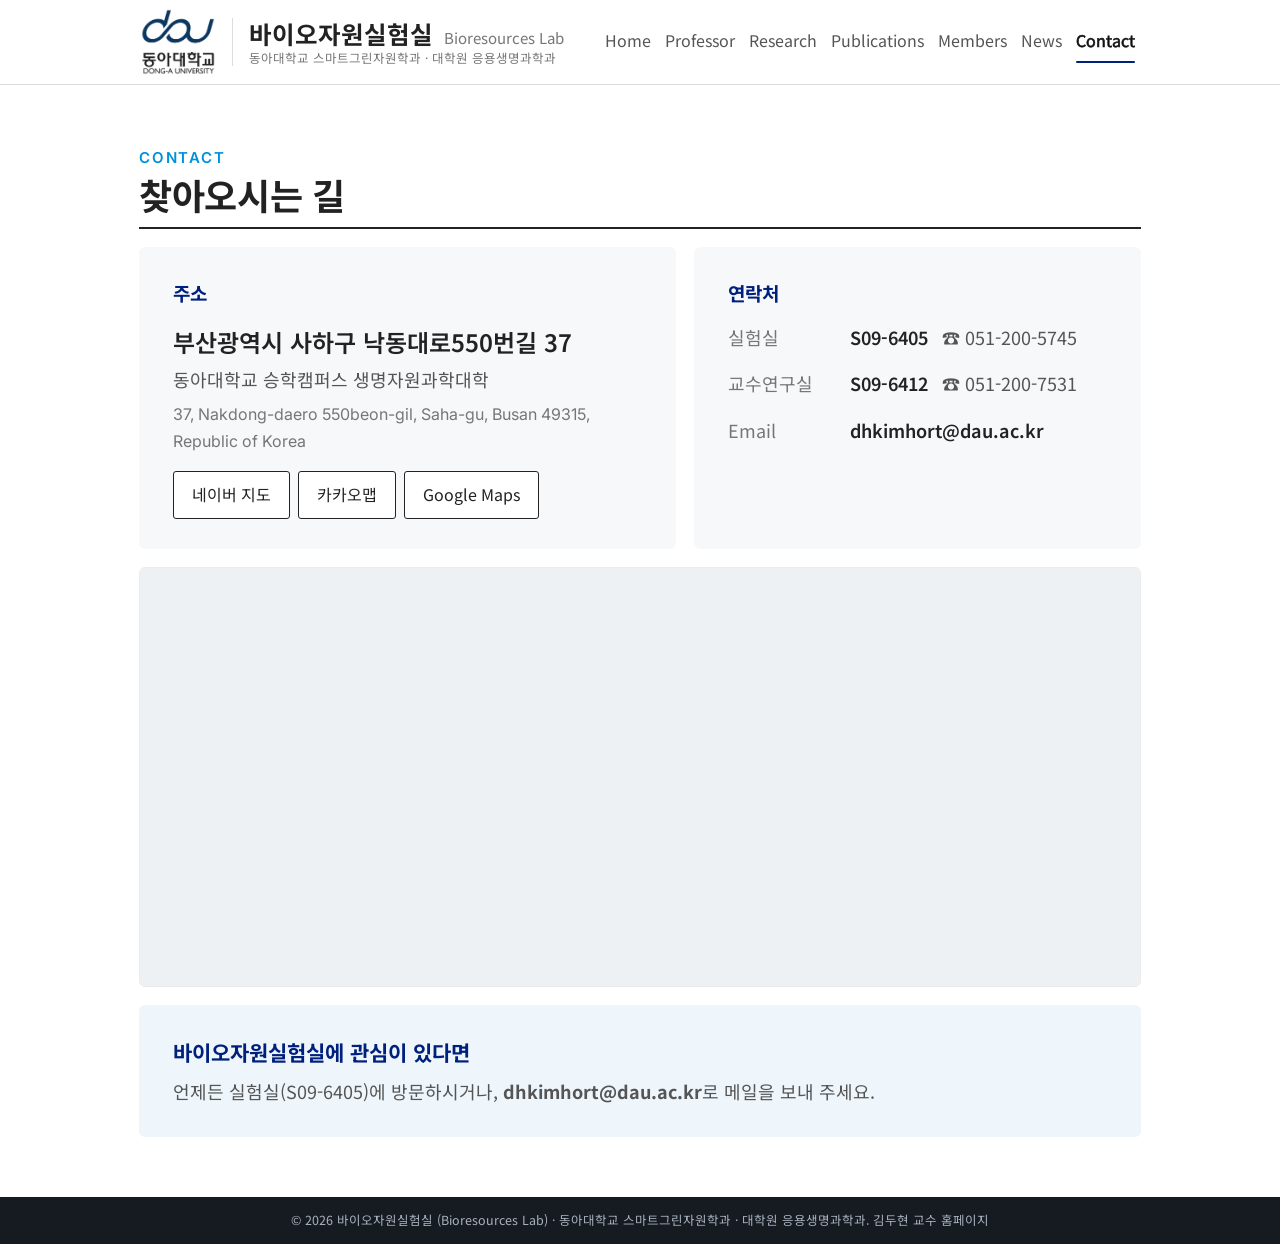
<file: contact.html>
<!DOCTYPE html>
<html lang="ko">
<head>
<meta charset="UTF-8">
<meta name="viewport" content="width=device-width, initial-scale=1">
<meta name="description" content="동아대학교 스마트그린자원학과 · 대학원 응용생명과학과 바이오자원실험실(김두현 교수). 종자 발아생리·프라이밍, 종자 가공, 유전자원 보존, 유용대사체 연구.">
<meta name="theme-color" content="#ffffff">
<meta name="apple-mobile-web-app-title" content="바이오자원실험실">
<link rel="icon" type="image/png" sizes="32x32" href="img/favicon-32.png">
<link rel="icon" type="image/png" sizes="192x192" href="img/favicon-192.png">
<link rel="apple-touch-icon" href="img/apple-touch-icon.png">
<meta property="og:type" content="website">
<meta property="og:site_name" content="바이오자원실험실">
<meta property="og:title" content="바이오자원실험실 | 동아대학교 김두현 교수 연구실">
<meta property="og:description" content="종자 발아생리·프라이밍, 종자 가공, 유전자원 보존, 유용대사체 연구 — 동아대학교 스마트그린자원학과 · 대학원 응용생명과학과">
<meta property="og:image" content="img/og.jpg">
<meta property="og:image:width" content="1200"><meta property="og:image:height" content="630">
<meta name="twitter:card" content="summary_large_image">
<title>Contact | 바이오자원실험실 | 동아대학교</title>
<link rel="preconnect" href="https://fonts.googleapis.com">
<link rel="preconnect" href="https://fonts.gstatic.com" crossorigin>
<link href="https://fonts.googleapis.com/css2?family=Noto+Sans+KR:wght@400;500;700;800&family=Inter:wght@400;600;800&display=swap" rel="stylesheet">
<link rel="stylesheet" href="css/style.css">
<script src="js/layout.js"></script>
</head>
<body>

<header class="nav">
  <div class="wrap">
    <a class="brand" href="index.html">
      <img class="logo" src="img/logo.png" alt="동아대학교">
      <span class="bt"><span>바이오자원실험실 <em class="en-name">Bioresources Lab</em></span><small>동아대학교 스마트그린자원학과 · 대학원 응용생명과학과</small></span>
    </a>
    <button class="burger" aria-label="메뉴" onclick="document.querySelector('.links').classList.toggle('open')">
      <svg width="24" height="24" viewBox="0 0 24 24" fill="none" stroke="currentColor" stroke-width="2"><path d="M4 7h16M4 12h16M4 17h16"/></svg>
    </button>
    <nav class="links">
      <a href="index.html">Home</a>
      <a href="professor.html">Professor</a>
      <a href="research.html">Research</a>
      <a href="publications.html">Publications</a>
      <a href="members.html">Members</a>
      <a href="news.html">News</a>
      <a href="contact.html" class="on">Contact</a>
    </nav>
  </div>
</header>

<main>
<!-- CONTACT -->
<section class="blk" id="contact" style="border-bottom:0">
  <div class="wrap">
    <div class="sec-head"><div><div class="kicker">Contact</div><h2>찾아오시는 길</h2></div></div>
    <div class="ct-grid">
      <div class="ct-card ct-addr">
        <h3>주소</h3>
        <p class="ct-big">부산광역시 사하구 낙동대로550번길 37</p>
        <p>동아대학교 승학캠퍼스 생명자원과학대학</p>
        <p class="ct-en">37, Nakdong-daero 550beon-gil, Saha-gu, Busan 49315, Republic of Korea</p>
        <div class="ct-maps">
          <a class="btn" href="https://map.naver.com/p/search/%EB%8F%99%EC%95%84%EB%8C%80%ED%95%99%EA%B5%90%20%EC%8A%B9%ED%95%99%EC%BA%A0%ED%8D%BC%EC%8A%A4%20%EC%83%9D%EB%AA%85%EC%9E%90%EC%9B%90%EA%B3%BC%ED%95%99%EB%8C%80%ED%95%99" target="_blank" rel="noopener">네이버 지도</a>
          <a class="btn" href="https://map.kakao.com/?q=%EB%8F%99%EC%95%84%EB%8C%80%ED%95%99%EA%B5%90%20%EC%8A%B9%ED%95%99%EC%BA%A0%ED%8D%BC%EC%8A%A4%20%EC%83%9D%EB%AA%85%EC%9E%90%EC%9B%90%EA%B3%BC%ED%95%99%EB%8C%80%ED%95%99" target="_blank" rel="noopener">카카오맵</a>
          <a class="btn" href="https://www.google.com/maps/search/?api=1&query=%EB%B6%80%EC%82%B0%EA%B4%91%EC%97%AD%EC%8B%9C%20%EC%82%AC%ED%95%98%EA%B5%AC%20%EB%82%99%EB%8F%99%EB%8C%80%EB%A1%9C550%EB%B2%88%EA%B8%B8%2037%20%EB%8F%99%EC%95%84%EB%8C%80%ED%95%99%EA%B5%90%20%EC%8A%B9%ED%95%99%EC%BA%A0%ED%8D%BC%EC%8A%A4" target="_blank" rel="noopener">Google Maps</a>
        </div>
      </div>
      <div class="ct-card">
        <h3>연락처</h3>
        <dl class="ct-dl">
          <dt>실험실</dt><dd><b>S09-6405</b><span>☎ 051-200-5745</span></dd>
          <dt>교수연구실</dt><dd><b>S09-6412</b><span>☎ 051-200-7531</span></dd>
          <dt>Email</dt><dd><b>dhkimhort@dau.ac.kr</b></dd>
        </dl>
      </div>
    </div>
    <div class="ct-map">
      <iframe src="https://maps.google.com/maps?q=%EB%8F%99%EC%95%84%EB%8C%80%ED%95%99%EA%B5%90%20%EC%8A%B9%ED%95%99%EC%BA%A0%ED%8D%BC%EC%8A%A4%20%EC%83%9D%EB%AA%85%EC%9E%90%EC%9B%90%EA%B3%BC%ED%95%99%EB%8C%80%ED%95%99&z=16&output=embed" title="동아대학교 승학캠퍼스 생명자원과학대학 지도" loading="lazy" referrerpolicy="no-referrer-when-downgrade" allowfullscreen></iframe>
    </div>
    <div class="ct-card ct-join">
      <div><h3>바이오자원실험실에 관심이 있다면</h3><p>언제든 실험실(S09-6405)에 방문하시거나, <b>dhkimhort@dau.ac.kr</b>로 메일을 보내 주세요.</p></div>
    </div>
  </div>
</section>

</main>
<footer>© <span id="yr"></span> 바이오자원실험실 (Bioresources Lab) · 동아대학교 스마트그린자원학과 · 대학원 응용생명과학과. 김두현 교수 홈페이지</footer>

<script src="js/common.js"></script>
</body></html>
</file>
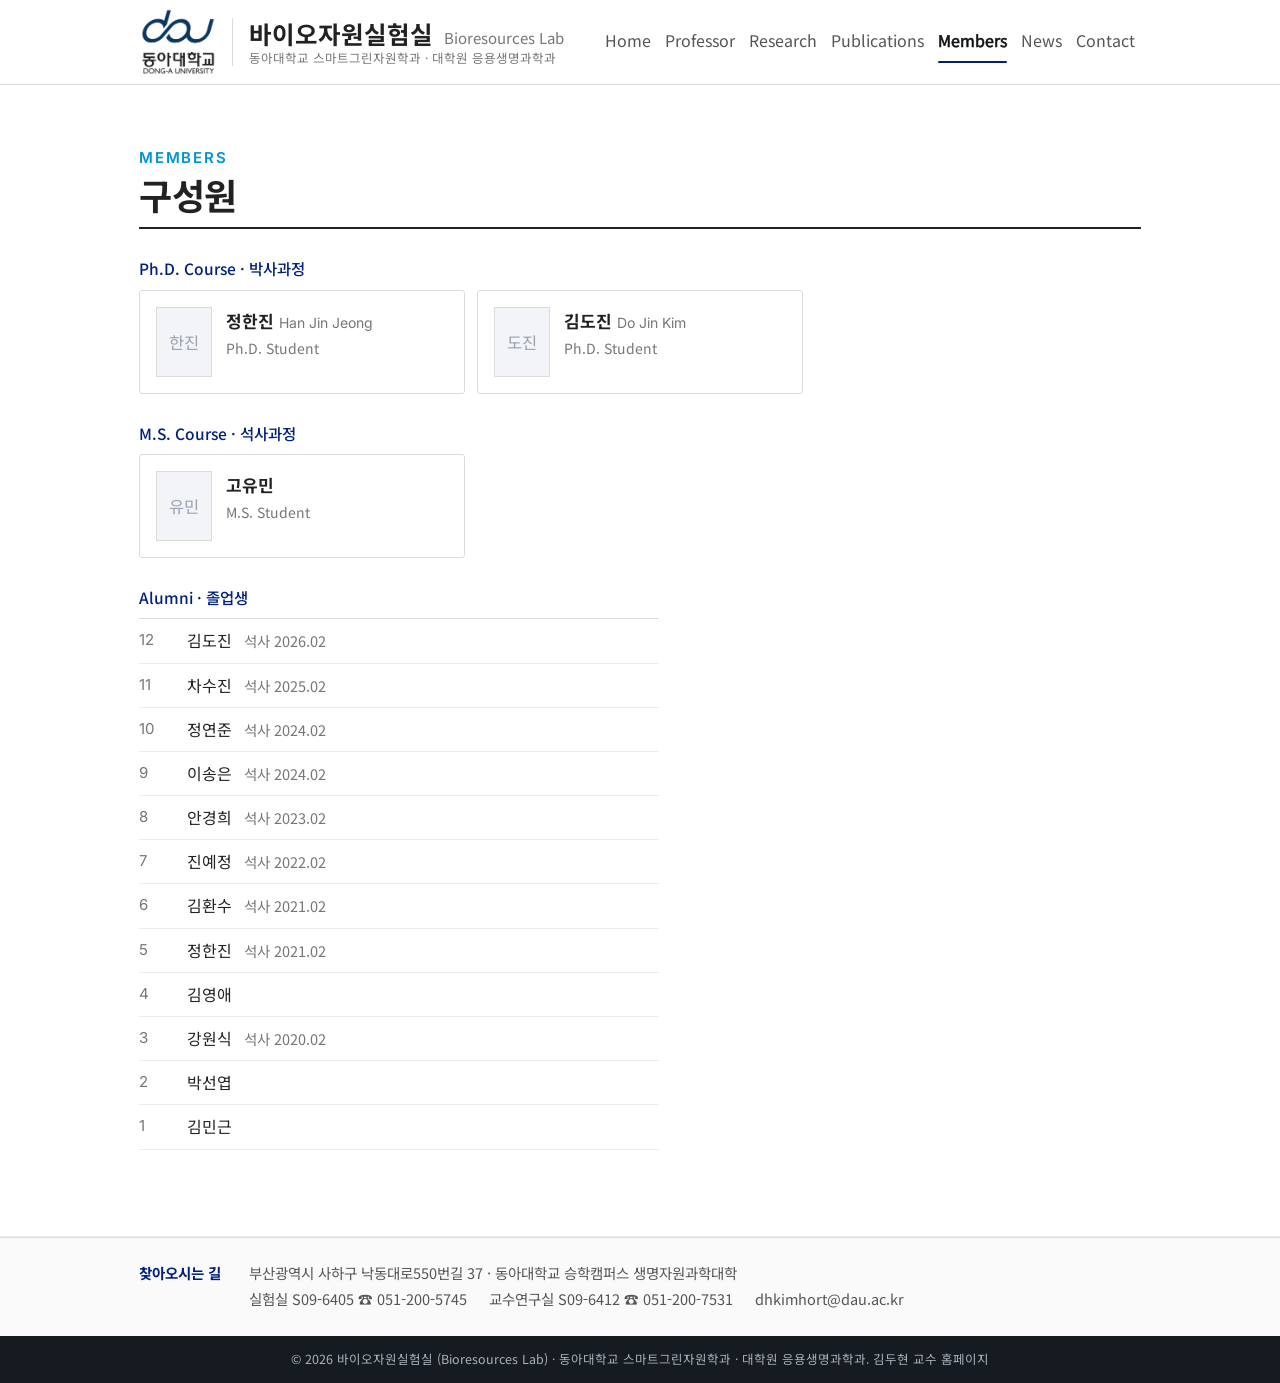
<file: members.html>
<!DOCTYPE html>
<html lang="ko">
<head>
<meta charset="UTF-8">
<meta name="viewport" content="width=device-width, initial-scale=1">
<meta name="description" content="동아대학교 스마트그린자원학과 · 대학원 응용생명과학과 바이오자원실험실(김두현 교수). 종자 발아생리·프라이밍, 종자 가공, 유전자원 보존, 유용대사체 연구.">
<meta name="theme-color" content="#ffffff">
<meta name="apple-mobile-web-app-title" content="바이오자원실험실">
<link rel="icon" type="image/png" sizes="32x32" href="img/favicon-32.png">
<link rel="icon" type="image/png" sizes="192x192" href="img/favicon-192.png">
<link rel="apple-touch-icon" href="img/apple-touch-icon.png">
<meta property="og:type" content="website">
<meta property="og:site_name" content="바이오자원실험실">
<meta property="og:title" content="바이오자원실험실 | 동아대학교 김두현 교수 연구실">
<meta property="og:description" content="종자 발아생리·프라이밍, 종자 가공, 유전자원 보존, 유용대사체 연구 — 동아대학교 스마트그린자원학과 · 대학원 응용생명과학과">
<meta property="og:image" content="img/og.jpg">
<meta property="og:image:width" content="1200"><meta property="og:image:height" content="630">
<meta name="twitter:card" content="summary_large_image">
<title>Members | 바이오자원실험실 | 동아대학교</title>
<link rel="preconnect" href="https://fonts.googleapis.com">
<link rel="preconnect" href="https://fonts.gstatic.com" crossorigin>
<link href="https://fonts.googleapis.com/css2?family=Noto+Sans+KR:wght@400;500;700;800&family=Inter:wght@400;600;800&display=swap" rel="stylesheet">
<link rel="stylesheet" href="css/style.css">
<script src="js/layout.js"></script>
</head>
<body>

<header class="nav">
  <div class="wrap">
    <a class="brand" href="index.html">
      <img class="logo" src="img/logo.png" alt="동아대학교">
      <span class="bt"><span>바이오자원실험실 <em class="en-name">Bioresources Lab</em></span><small>동아대학교 스마트그린자원학과 · 대학원 응용생명과학과</small></span>
    </a>
    <button class="burger" aria-label="메뉴" onclick="document.querySelector('.links').classList.toggle('open')">
      <svg width="24" height="24" viewBox="0 0 24 24" fill="none" stroke="currentColor" stroke-width="2"><path d="M4 7h16M4 12h16M4 17h16"/></svg>
    </button>
    <nav class="links">
      <a href="index.html">Home</a>
      <a href="professor.html">Professor</a>
      <a href="research.html">Research</a>
      <a href="publications.html">Publications</a>
      <a href="members.html" class="on">Members</a>
      <a href="news.html">News</a>
      <a href="contact.html">Contact</a>
    </nav>
  </div>
</header>

<main>
<!-- MEMBERS -->
<section class="blk" id="members">
  <div class="wrap">
    <div class="sec-head"><div><div class="kicker">Members</div><h2>구성원</h2></div></div>
    <div id="memberList"></div>
  </div>
</section>

<section class="blk" id="cbar">
  <div class="wrap cbar">
    <div class="cbar-t">찾아오시는 길</div>
    <div class="cbar-b">
      <p>부산광역시 사하구 낙동대로550번길 37 · 동아대학교 승학캠퍼스 생명자원과학대학</p>
      <p><span>실험실 S09-6405 ☎ 051-200-5745</span><span>교수연구실 S09-6412 ☎ 051-200-7531</span><span>dhkimhort@dau.ac.kr</span></p>
    </div>
  </div>
</section>

</main>
<footer>© <span id="yr"></span> 바이오자원실험실 (Bioresources Lab) · 동아대학교 스마트그린자원학과 · 대학원 응용생명과학과. 김두현 교수 홈페이지</footer>

<script src="js/common.js"></script>
<script src="js/members.js"></script>
</body></html>
</file>
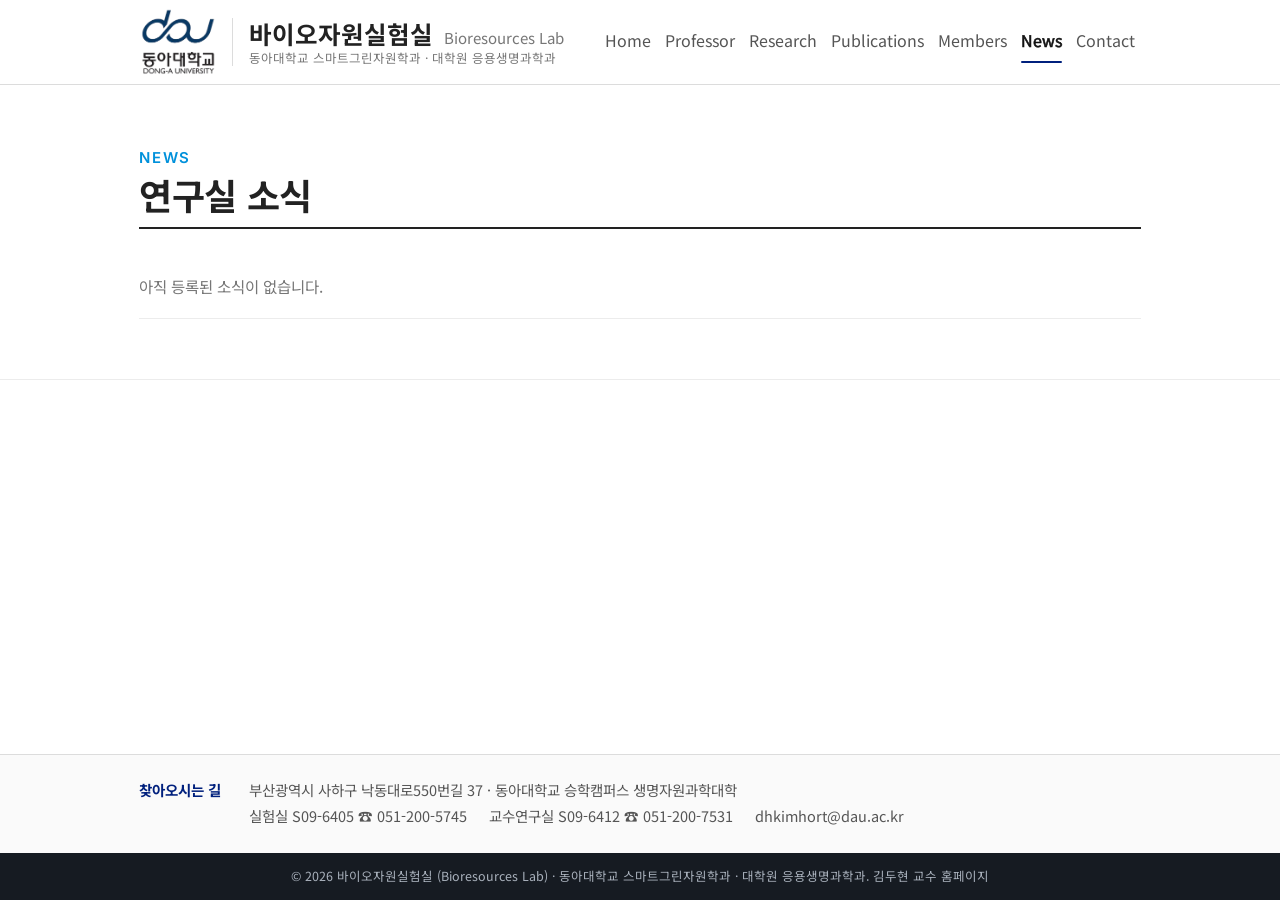
<file: news.html>
<!DOCTYPE html>
<html lang="ko">
<head>
<meta charset="UTF-8">
<meta name="viewport" content="width=device-width, initial-scale=1">
<meta name="description" content="동아대학교 스마트그린자원학과 · 대학원 응용생명과학과 바이오자원실험실(김두현 교수). 종자 발아생리·프라이밍, 종자 가공, 유전자원 보존, 유용대사체 연구.">
<meta name="theme-color" content="#ffffff">
<meta name="apple-mobile-web-app-title" content="바이오자원실험실">
<link rel="icon" type="image/png" sizes="32x32" href="img/favicon-32.png">
<link rel="icon" type="image/png" sizes="192x192" href="img/favicon-192.png">
<link rel="apple-touch-icon" href="img/apple-touch-icon.png">
<meta property="og:type" content="website">
<meta property="og:site_name" content="바이오자원실험실">
<meta property="og:title" content="바이오자원실험실 | 동아대학교 김두현 교수 연구실">
<meta property="og:description" content="종자 발아생리·프라이밍, 종자 가공, 유전자원 보존, 유용대사체 연구 — 동아대학교 스마트그린자원학과 · 대학원 응용생명과학과">
<meta property="og:image" content="img/og.jpg">
<meta property="og:image:width" content="1200"><meta property="og:image:height" content="630">
<meta name="twitter:card" content="summary_large_image">
<title>News | 바이오자원실험실 | 동아대학교</title>
<link rel="preconnect" href="https://fonts.googleapis.com">
<link rel="preconnect" href="https://fonts.gstatic.com" crossorigin>
<link href="https://fonts.googleapis.com/css2?family=Noto+Sans+KR:wght@400;500;700;800&family=Inter:wght@400;600;800&display=swap" rel="stylesheet">
<link rel="stylesheet" href="css/style.css">
<script src="js/layout.js"></script>
</head>
<body>

<header class="nav">
  <div class="wrap">
    <a class="brand" href="index.html">
      <img class="logo" src="img/logo.png" alt="동아대학교">
      <span class="bt"><span>바이오자원실험실 <em class="en-name">Bioresources Lab</em></span><small>동아대학교 스마트그린자원학과 · 대학원 응용생명과학과</small></span>
    </a>
    <button class="burger" aria-label="메뉴" onclick="document.querySelector('.links').classList.toggle('open')">
      <svg width="24" height="24" viewBox="0 0 24 24" fill="none" stroke="currentColor" stroke-width="2"><path d="M4 7h16M4 12h16M4 17h16"/></svg>
    </button>
    <nav class="links">
      <a href="index.html">Home</a>
      <a href="professor.html">Professor</a>
      <a href="research.html">Research</a>
      <a href="publications.html">Publications</a>
      <a href="members.html">Members</a>
      <a href="news.html" class="on">News</a>
      <a href="contact.html">Contact</a>
    </nav>
  </div>
</header>

<main>
<!-- NEWS -->
<section class="blk" id="news">
  <div class="wrap">
    <div class="sec-head"><div><div class="kicker">News</div><h2>연구실 소식</h2></div></div>
    <ul class="news" id="newsList"><li class="n-empty">아직 등록된 소식이 없습니다.</li></ul>
  </div>
</section>

<section class="blk" id="cbar">
  <div class="wrap cbar">
    <div class="cbar-t">찾아오시는 길</div>
    <div class="cbar-b">
      <p>부산광역시 사하구 낙동대로550번길 37 · 동아대학교 승학캠퍼스 생명자원과학대학</p>
      <p><span>실험실 S09-6405 ☎ 051-200-5745</span><span>교수연구실 S09-6412 ☎ 051-200-7531</span><span>dhkimhort@dau.ac.kr</span></p>
    </div>
  </div>
</section>

</main>
<footer>© <span id="yr"></span> 바이오자원실험실 (Bioresources Lab) · 동아대학교 스마트그린자원학과 · 대학원 응용생명과학과. 김두현 교수 홈페이지</footer>

<script src="js/common.js"></script>
<script src="js/news.js"></script>
</body></html>
</file>
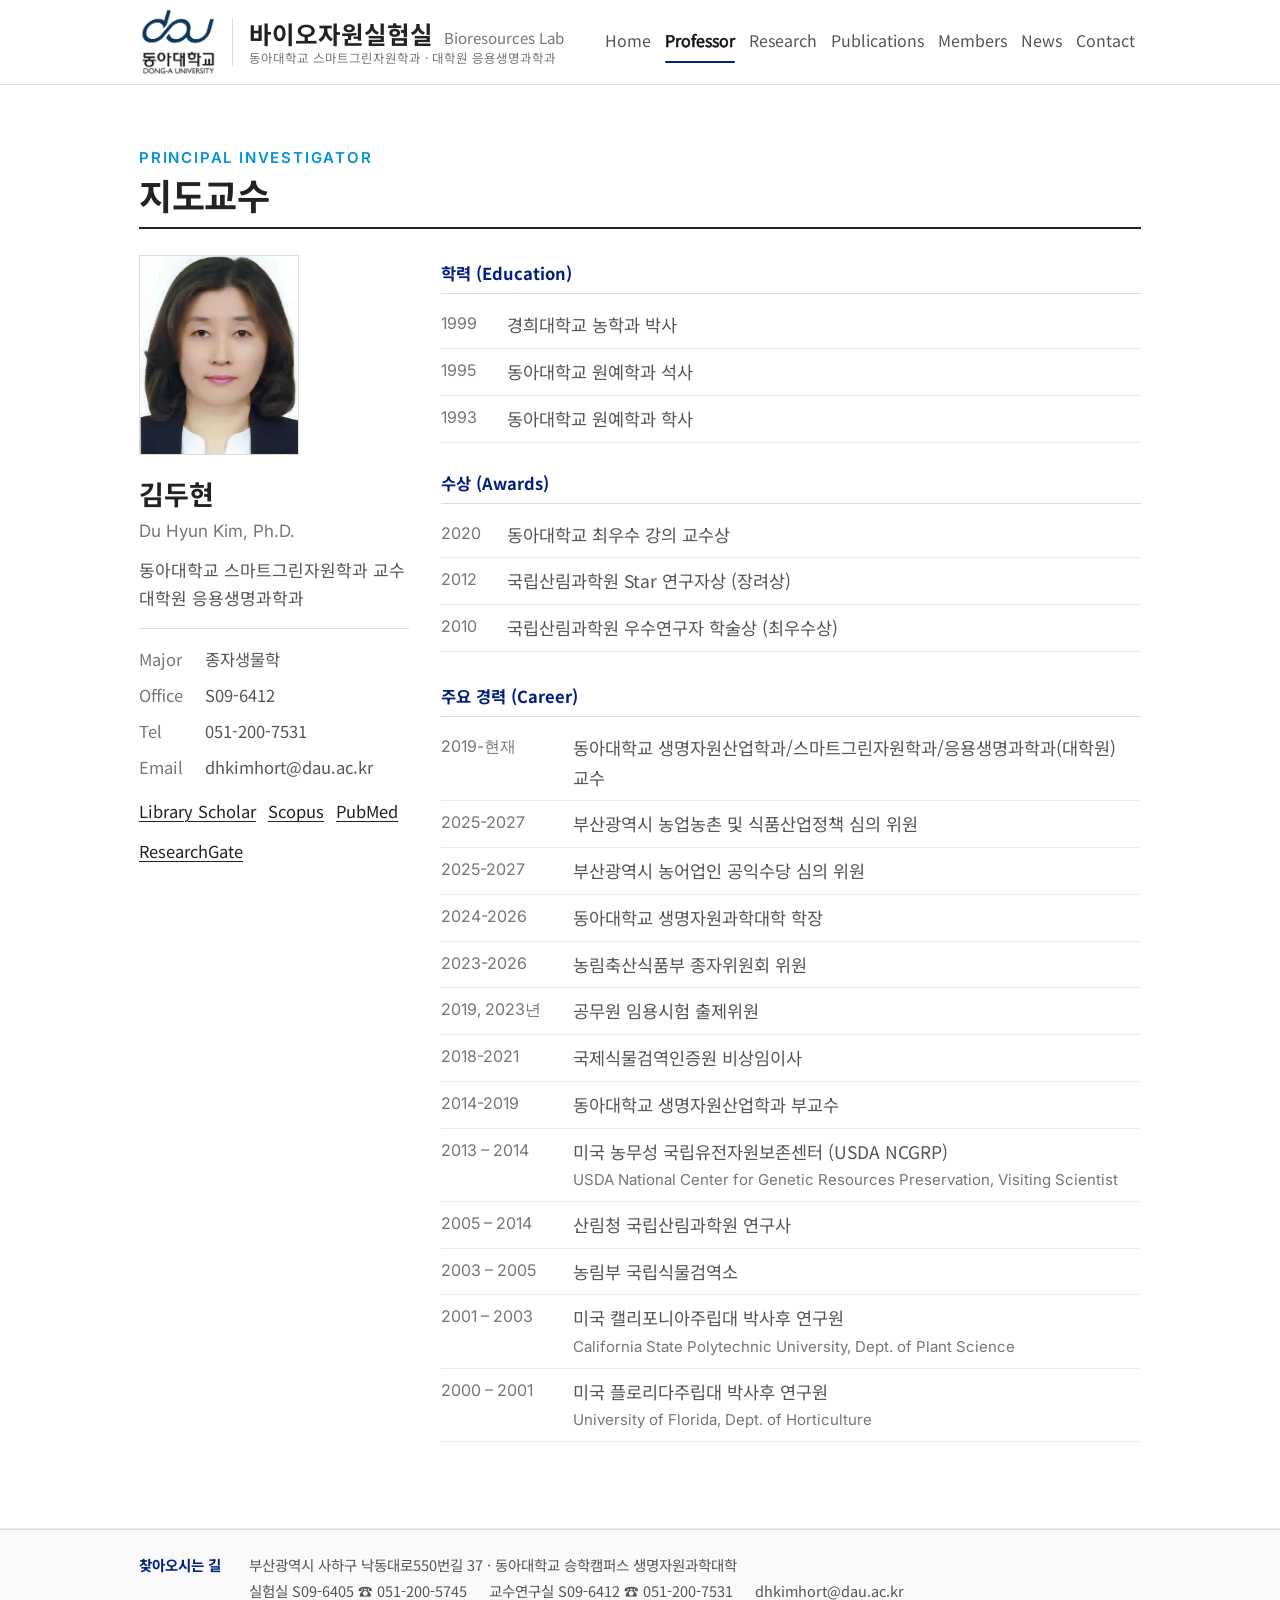
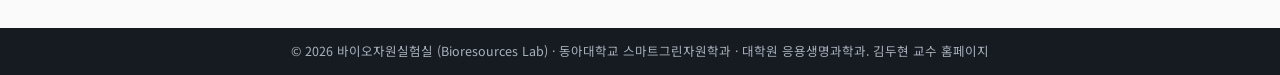
<file: professor.html>
<!DOCTYPE html>
<html lang="ko">
<head>
<meta charset="UTF-8">
<meta name="viewport" content="width=device-width, initial-scale=1">
<meta name="description" content="동아대학교 스마트그린자원학과 · 대학원 응용생명과학과 바이오자원실험실(김두현 교수). 종자 발아생리·프라이밍, 종자 가공, 유전자원 보존, 유용대사체 연구.">
<meta name="theme-color" content="#ffffff">
<meta name="apple-mobile-web-app-title" content="바이오자원실험실">
<link rel="icon" type="image/png" sizes="32x32" href="img/favicon-32.png">
<link rel="icon" type="image/png" sizes="192x192" href="img/favicon-192.png">
<link rel="apple-touch-icon" href="img/apple-touch-icon.png">
<meta property="og:type" content="website">
<meta property="og:site_name" content="바이오자원실험실">
<meta property="og:title" content="바이오자원실험실 | 동아대학교 김두현 교수 연구실">
<meta property="og:description" content="종자 발아생리·프라이밍, 종자 가공, 유전자원 보존, 유용대사체 연구 — 동아대학교 스마트그린자원학과 · 대학원 응용생명과학과">
<meta property="og:image" content="img/og.jpg">
<meta property="og:image:width" content="1200"><meta property="og:image:height" content="630">
<meta name="twitter:card" content="summary_large_image">
<title>Professor | 바이오자원실험실 | 동아대학교</title>
<link rel="preconnect" href="https://fonts.googleapis.com">
<link rel="preconnect" href="https://fonts.gstatic.com" crossorigin>
<link href="https://fonts.googleapis.com/css2?family=Noto+Sans+KR:wght@400;500;700;800&family=Inter:wght@400;600;800&display=swap" rel="stylesheet">
<link rel="stylesheet" href="css/style.css">
<script src="js/layout.js"></script>
</head>
<body>

<header class="nav">
  <div class="wrap">
    <a class="brand" href="index.html">
      <img class="logo" src="img/logo.png" alt="동아대학교">
      <span class="bt"><span>바이오자원실험실 <em class="en-name">Bioresources Lab</em></span><small>동아대학교 스마트그린자원학과 · 대학원 응용생명과학과</small></span>
    </a>
    <button class="burger" aria-label="메뉴" onclick="document.querySelector('.links').classList.toggle('open')">
      <svg width="24" height="24" viewBox="0 0 24 24" fill="none" stroke="currentColor" stroke-width="2"><path d="M4 7h16M4 12h16M4 17h16"/></svg>
    </button>
    <nav class="links">
      <a href="index.html">Home</a>
      <a href="professor.html" class="on">Professor</a>
      <a href="research.html">Research</a>
      <a href="publications.html">Publications</a>
      <a href="members.html">Members</a>
      <a href="news.html">News</a>
      <a href="contact.html">Contact</a>
    </nav>
  </div>
</header>

<main>
<!-- PROFESSOR -->
<section class="blk" id="professor">
  <div class="wrap">
    <div class="sec-head"><div><div class="kicker">Principal Investigator</div><h2>지도교수</h2></div></div>
    <div class="prof" id="profBox"></div>
  </div>
</section>

<section class="blk" id="cbar">
  <div class="wrap cbar">
    <div class="cbar-t">찾아오시는 길</div>
    <div class="cbar-b">
      <p>부산광역시 사하구 낙동대로550번길 37 · 동아대학교 승학캠퍼스 생명자원과학대학</p>
      <p><span>실험실 S09-6405 ☎ 051-200-5745</span><span>교수연구실 S09-6412 ☎ 051-200-7531</span><span>dhkimhort@dau.ac.kr</span></p>
    </div>
  </div>
</section>

</main>
<footer>© <span id="yr"></span> 바이오자원실험실 (Bioresources Lab) · 동아대학교 스마트그린자원학과 · 대학원 응용생명과학과. 김두현 교수 홈페이지</footer>

<script src="js/common.js"></script>
<script src="js/professor.js"></script>
</body></html>
</file>
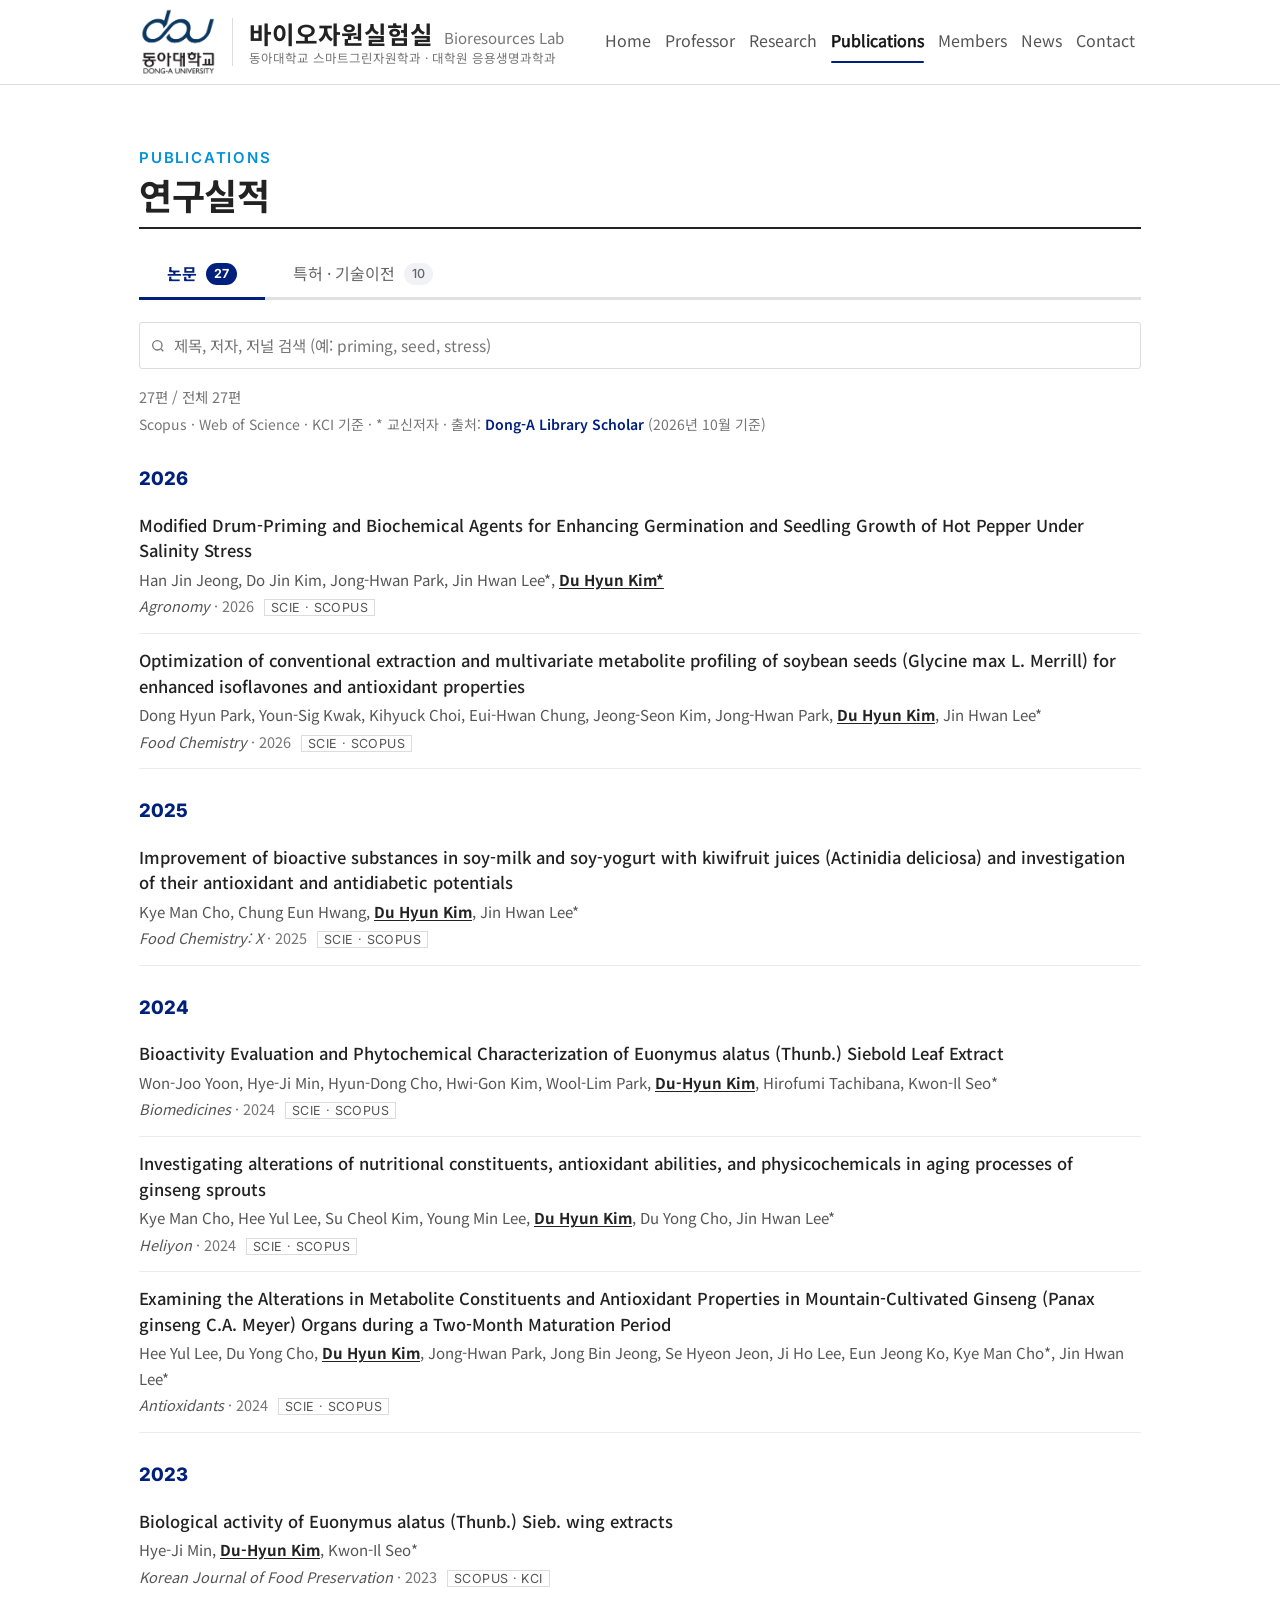
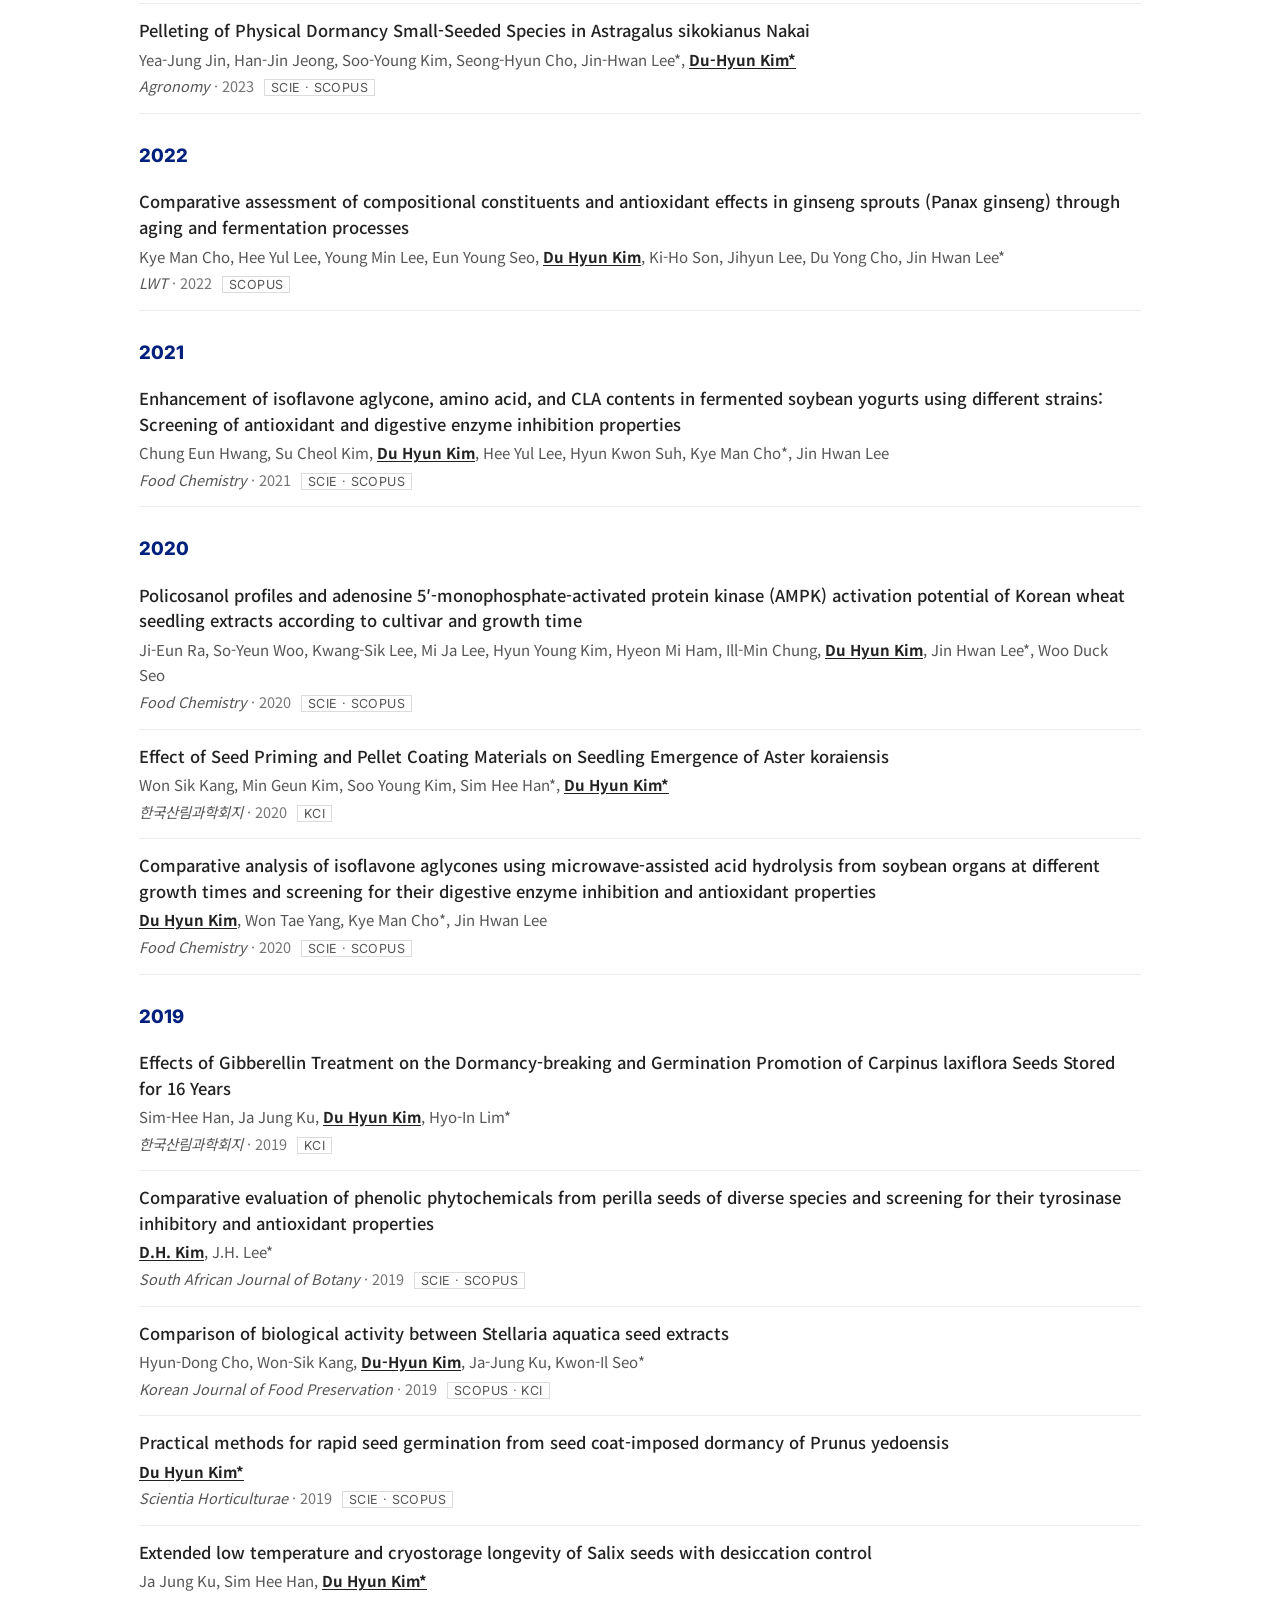
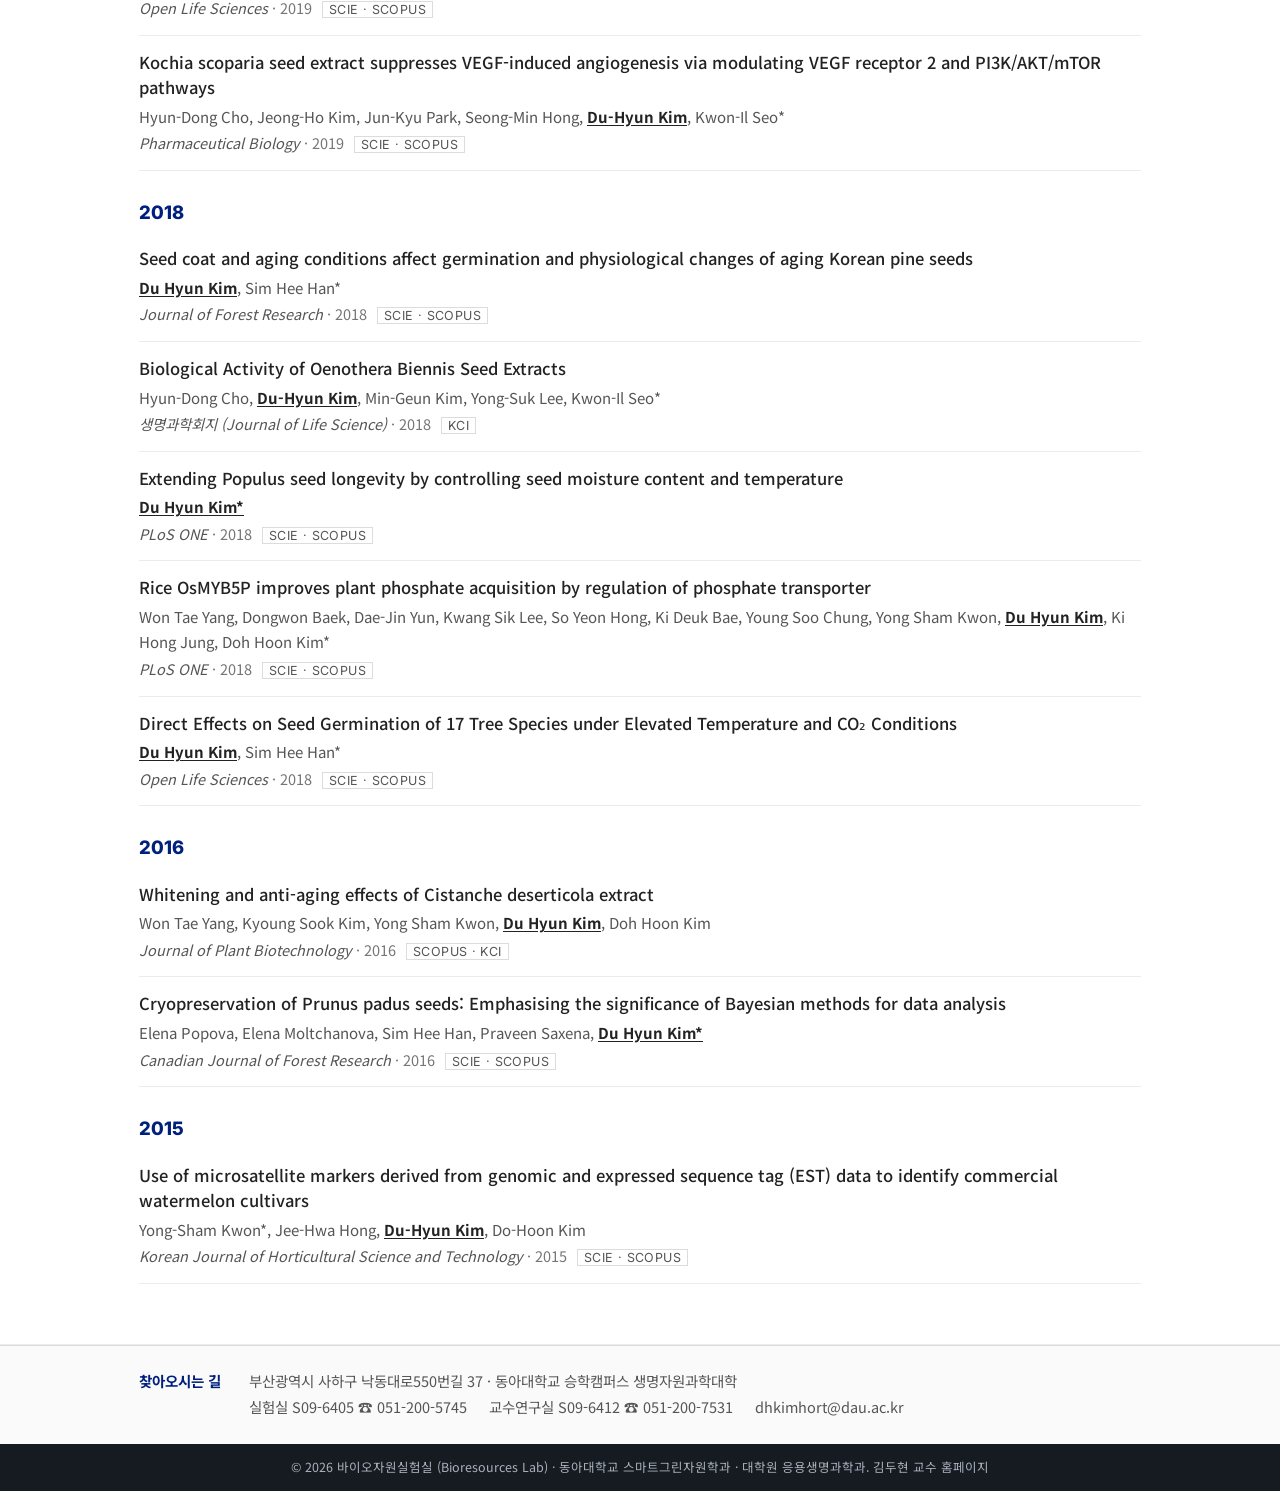
<file: publications.html>
<!DOCTYPE html>
<html lang="ko">
<head>
<meta charset="UTF-8">
<meta name="viewport" content="width=device-width, initial-scale=1">
<meta name="description" content="동아대학교 스마트그린자원학과 · 대학원 응용생명과학과 바이오자원실험실(김두현 교수). 종자 발아생리·프라이밍, 종자 가공, 유전자원 보존, 유용대사체 연구.">
<meta name="theme-color" content="#ffffff">
<meta name="apple-mobile-web-app-title" content="바이오자원실험실">
<link rel="icon" type="image/png" sizes="32x32" href="img/favicon-32.png">
<link rel="icon" type="image/png" sizes="192x192" href="img/favicon-192.png">
<link rel="apple-touch-icon" href="img/apple-touch-icon.png">
<meta property="og:type" content="website">
<meta property="og:site_name" content="바이오자원실험실">
<meta property="og:title" content="바이오자원실험실 | 동아대학교 김두현 교수 연구실">
<meta property="og:description" content="종자 발아생리·프라이밍, 종자 가공, 유전자원 보존, 유용대사체 연구 — 동아대학교 스마트그린자원학과 · 대학원 응용생명과학과">
<meta property="og:image" content="img/og.jpg">
<meta property="og:image:width" content="1200"><meta property="og:image:height" content="630">
<meta name="twitter:card" content="summary_large_image">
<title>Publications | 바이오자원실험실 | 동아대학교</title>
<link rel="preconnect" href="https://fonts.googleapis.com">
<link rel="preconnect" href="https://fonts.gstatic.com" crossorigin>
<link href="https://fonts.googleapis.com/css2?family=Noto+Sans+KR:wght@400;500;700;800&family=Inter:wght@400;600;800&display=swap" rel="stylesheet">
<link rel="stylesheet" href="css/style.css">
<script src="js/layout.js"></script>
</head>
<body>

<header class="nav">
  <div class="wrap">
    <a class="brand" href="index.html">
      <img class="logo" src="img/logo.png" alt="동아대학교">
      <span class="bt"><span>바이오자원실험실 <em class="en-name">Bioresources Lab</em></span><small>동아대학교 스마트그린자원학과 · 대학원 응용생명과학과</small></span>
    </a>
    <button class="burger" aria-label="메뉴" onclick="document.querySelector('.links').classList.toggle('open')">
      <svg width="24" height="24" viewBox="0 0 24 24" fill="none" stroke="currentColor" stroke-width="2"><path d="M4 7h16M4 12h16M4 17h16"/></svg>
    </button>
    <nav class="links">
      <a href="index.html">Home</a>
      <a href="professor.html">Professor</a>
      <a href="research.html">Research</a>
      <a href="publications.html" class="on">Publications</a>
      <a href="members.html">Members</a>
      <a href="news.html">News</a>
      <a href="contact.html">Contact</a>
    </nav>
  </div>
</header>

<main>
<!-- PUBLICATIONS -->
<section class="blk" id="publications">
  <div class="wrap">
    <div class="sec-head"><div><div class="kicker">Publications</div><h2>연구실적</h2></div></div>
    <div class="tabs" id="pubTabs">
      <button class="tab on" data-t="papers">논문 <span id="cntPapers"></span></button>
      <button class="tab" data-t="patents">특허 · 기술이전 <span id="cntPatents"></span></button>
    </div>
    <div class="pub-tools" id="pubTools">
      <label class="search">
        <svg width="16" height="16" viewBox="0 0 24 24" fill="none" stroke="currentColor" stroke-width="2"><circle cx="11" cy="11" r="7"/><path d="m20 20-3.5-3.5"/></svg>
        <input id="q" type="search" placeholder="제목, 저자, 저널 검색 (예: priming, seed, stress)">
      </label>
      <div class="filters" id="topicFilters" hidden></div>
    </div>
    <div class="pub-count" id="pubCount"></div>
    <div class="pane" id="pane-papers">
      <p class="src-note">Scopus · Web of Science · KCI 기준 · * 교신저자 · 출처: <a href="https://dongalibraryscholar.netlify.app/listing_result?keyword=957110">Dong-A Library Scholar</a> (2026년 10월 기준)</p>
      <div id="pubList"></div>
    </div>
    <div class="pane" id="pane-patents" hidden>
      <div class="ach" id="patentList"></div>
    </div>
  </div>
</section>

<section class="blk" id="cbar">
  <div class="wrap cbar">
    <div class="cbar-t">찾아오시는 길</div>
    <div class="cbar-b">
      <p>부산광역시 사하구 낙동대로550번길 37 · 동아대학교 승학캠퍼스 생명자원과학대학</p>
      <p><span>실험실 S09-6405 ☎ 051-200-5745</span><span>교수연구실 S09-6412 ☎ 051-200-7531</span><span>dhkimhort@dau.ac.kr</span></p>
    </div>
  </div>
</section>

</main>
<footer>© <span id="yr"></span> 바이오자원실험실 (Bioresources Lab) · 동아대학교 스마트그린자원학과 · 대학원 응용생명과학과. 김두현 교수 홈페이지</footer>

<script src="js/common.js"></script>
<script src="js/publications.js"></script>
</body></html>
</file>
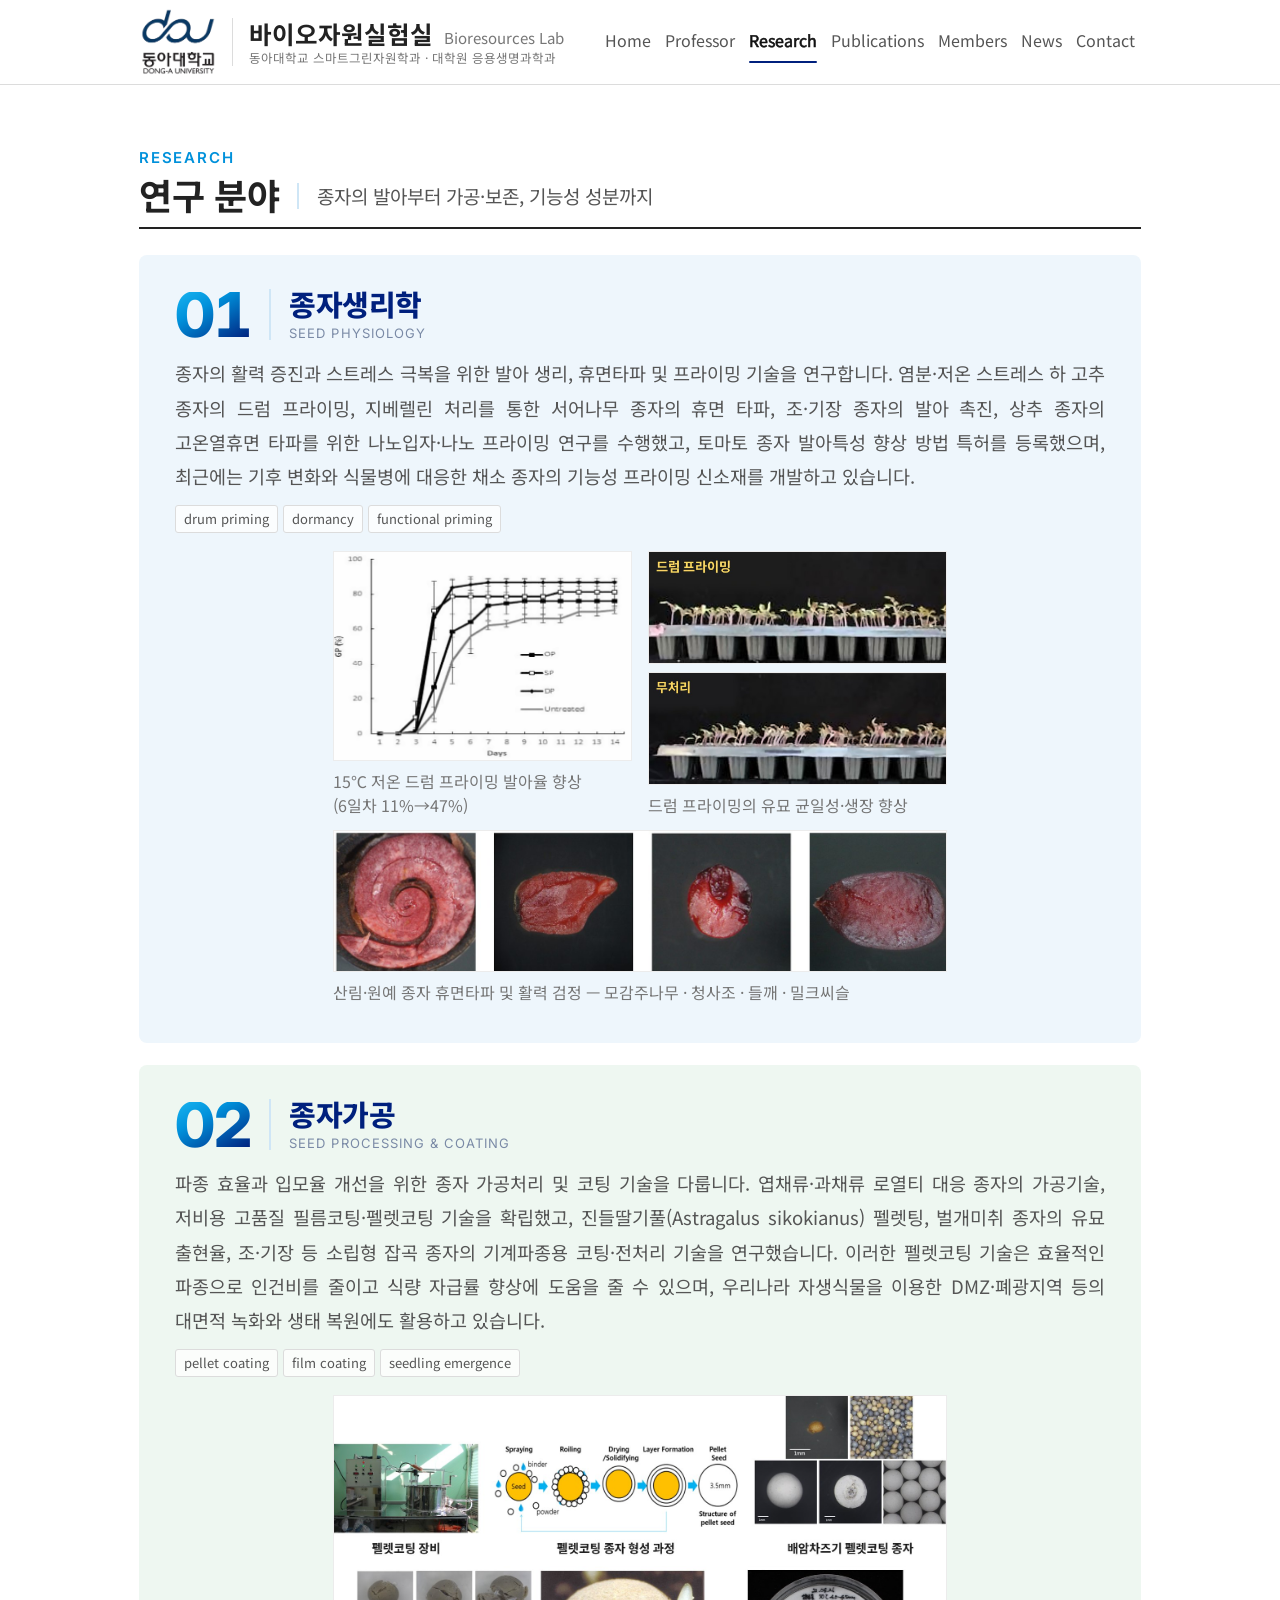
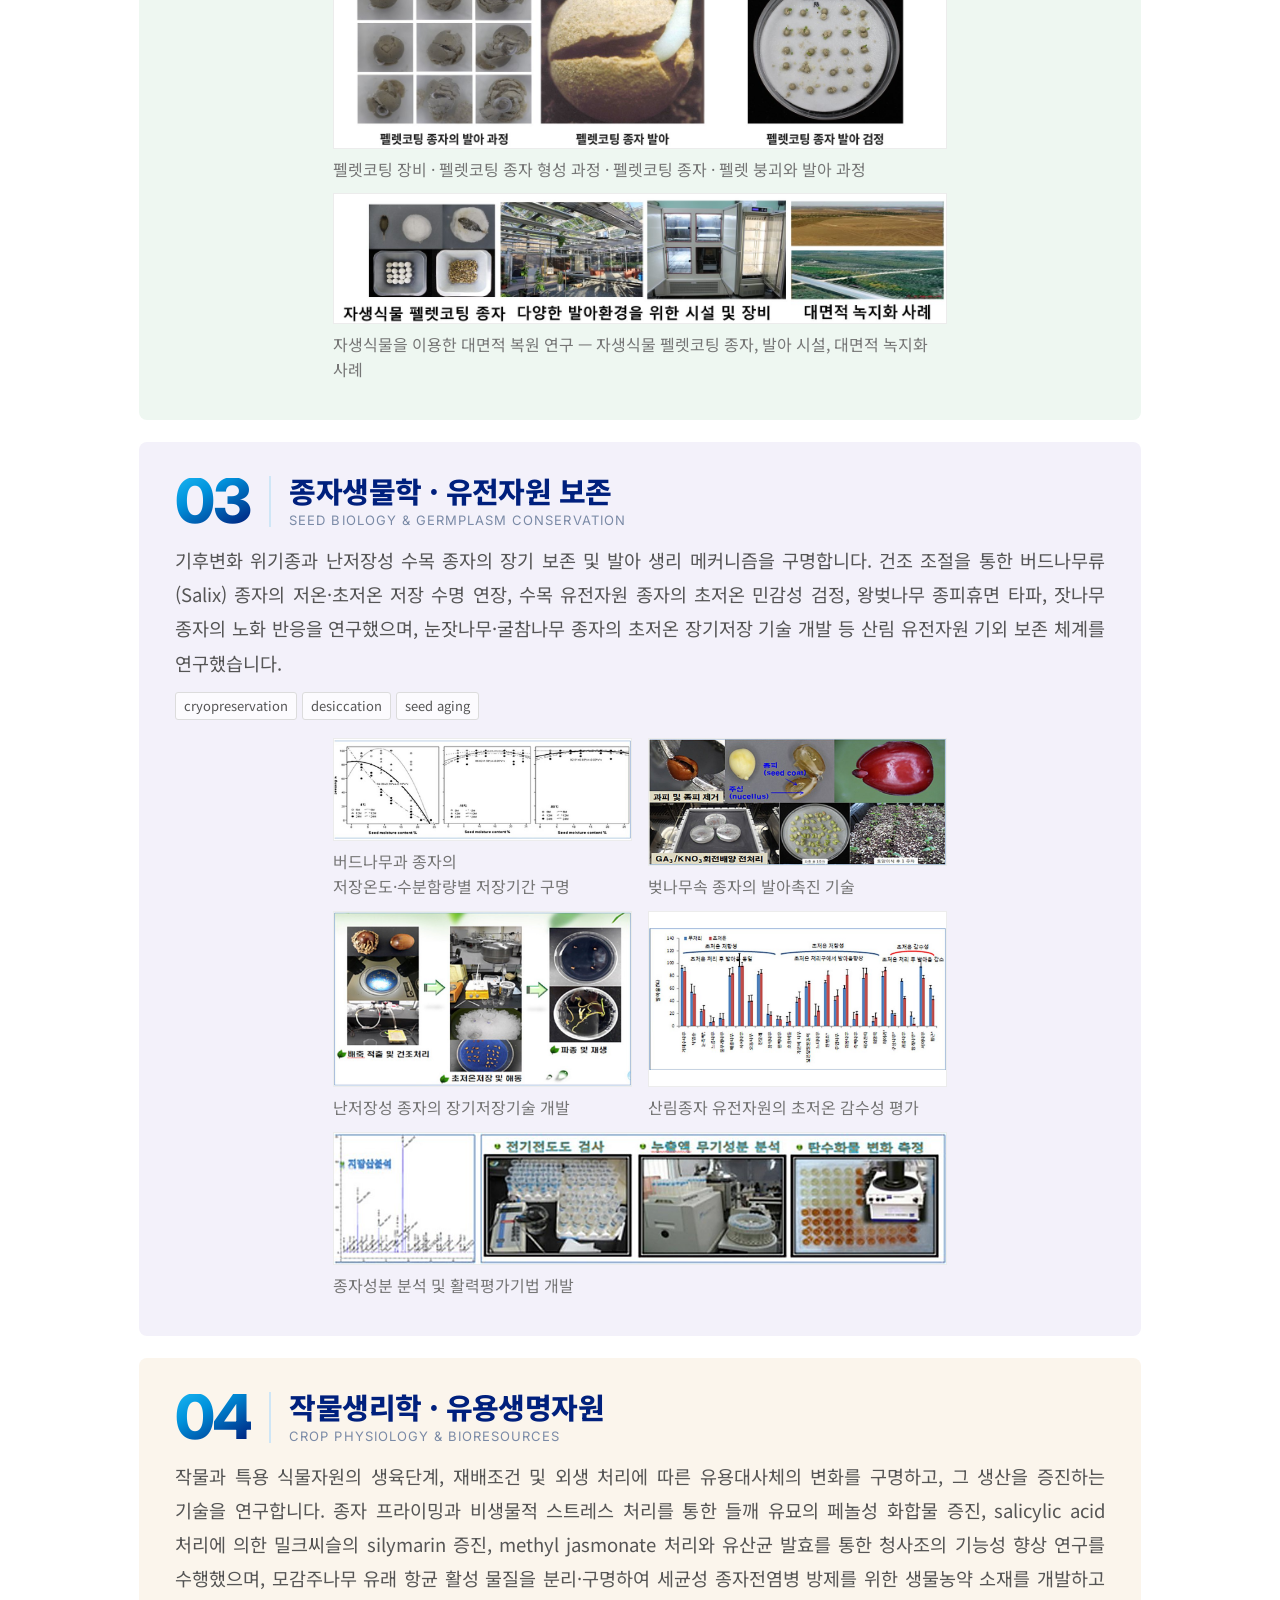
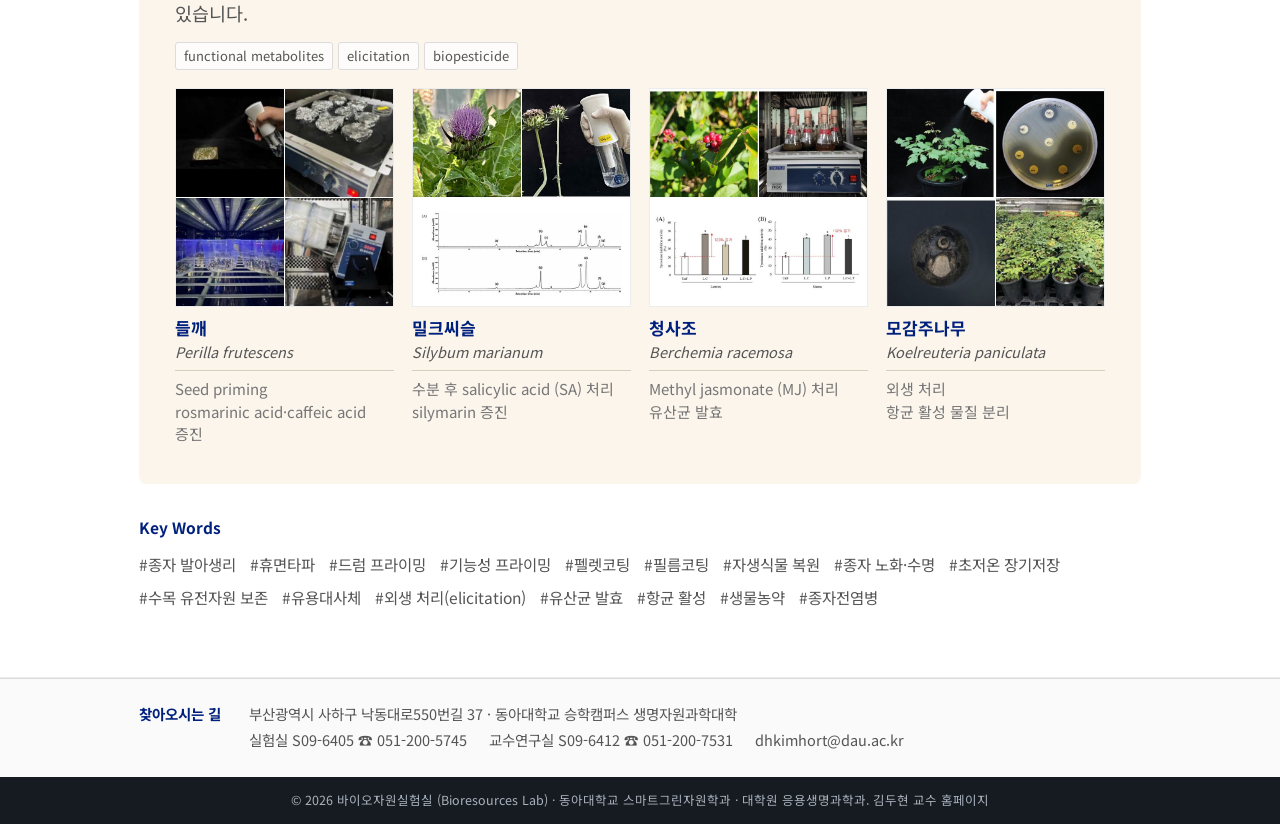
<file: research.html>
<!DOCTYPE html>
<html lang="ko">
<head>
<meta charset="UTF-8">
<meta name="viewport" content="width=device-width, initial-scale=1">
<meta name="description" content="동아대학교 스마트그린자원학과 · 대학원 응용생명과학과 바이오자원실험실(김두현 교수). 종자 발아생리·프라이밍, 종자 가공, 유전자원 보존, 유용대사체 연구.">
<meta name="theme-color" content="#ffffff">
<meta name="apple-mobile-web-app-title" content="바이오자원실험실">
<link rel="icon" type="image/png" sizes="32x32" href="img/favicon-32.png">
<link rel="icon" type="image/png" sizes="192x192" href="img/favicon-192.png">
<link rel="apple-touch-icon" href="img/apple-touch-icon.png">
<meta property="og:type" content="website">
<meta property="og:site_name" content="바이오자원실험실">
<meta property="og:title" content="바이오자원실험실 | 동아대학교 김두현 교수 연구실">
<meta property="og:description" content="종자 발아생리·프라이밍, 종자 가공, 유전자원 보존, 유용대사체 연구 — 동아대학교 스마트그린자원학과 · 대학원 응용생명과학과">
<meta property="og:image" content="img/og.jpg">
<meta property="og:image:width" content="1200"><meta property="og:image:height" content="630">
<meta name="twitter:card" content="summary_large_image">
<title>Research | 바이오자원실험실 | 동아대학교</title>
<link rel="preconnect" href="https://fonts.googleapis.com">
<link rel="preconnect" href="https://fonts.gstatic.com" crossorigin>
<link href="https://fonts.googleapis.com/css2?family=Noto+Sans+KR:wght@400;500;700;800&family=Inter:wght@400;600;800&display=swap" rel="stylesheet">
<link rel="stylesheet" href="css/style.css">
<script src="js/layout.js"></script>
</head>
<body>

<header class="nav">
  <div class="wrap">
    <a class="brand" href="index.html">
      <img class="logo" src="img/logo.png" alt="동아대학교">
      <span class="bt"><span>바이오자원실험실 <em class="en-name">Bioresources Lab</em></span><small>동아대학교 스마트그린자원학과 · 대학원 응용생명과학과</small></span>
    </a>
    <button class="burger" aria-label="메뉴" onclick="document.querySelector('.links').classList.toggle('open')">
      <svg width="24" height="24" viewBox="0 0 24 24" fill="none" stroke="currentColor" stroke-width="2"><path d="M4 7h16M4 12h16M4 17h16"/></svg>
    </button>
    <nav class="links">
      <a href="index.html">Home</a>
      <a href="professor.html">Professor</a>
      <a href="research.html" class="on">Research</a>
      <a href="publications.html">Publications</a>
      <a href="members.html">Members</a>
      <a href="news.html">News</a>
      <a href="contact.html">Contact</a>
    </nav>
  </div>
</header>

<main>
<!-- RESEARCH -->
<section class="blk" id="research">
  <div class="wrap">
    <div class="sec-head"><div><div class="kicker">Research</div><div class="h2row"><h2>연구 분야</h2><p class="sec-sub">종자의 발아부터 가공·보존, 기능성 성분까지</p></div></div></div>
    <div class="grid" id="researchGrid"></div>
    <div class="kwbox"><h4>Key Words</h4><div id="kwCloud"></div></div>
</div>
  </div>
</section>

<section class="blk" id="cbar">
  <div class="wrap cbar">
    <div class="cbar-t">찾아오시는 길</div>
    <div class="cbar-b">
      <p>부산광역시 사하구 낙동대로550번길 37 · 동아대학교 승학캠퍼스 생명자원과학대학</p>
      <p><span>실험실 S09-6405 ☎ 051-200-5745</span><span>교수연구실 S09-6412 ☎ 051-200-7531</span><span>dhkimhort@dau.ac.kr</span></p>
    </div>
  </div>
</section>

</main>
<footer>© <span id="yr"></span> 바이오자원실험실 (Bioresources Lab) · 동아대학교 스마트그린자원학과 · 대학원 응용생명과학과. 김두현 교수 홈페이지</footer>

<script src="js/common.js"></script>
<script src="js/research.js"></script>
</body></html>
</file>
<file: css/style.css>
:root{
  --ink:#141414; --ink2:#3d3d3d; --muted:#767676;
  --bg:#ffffff; --card:#ffffff; --line:#dcdcdc; --line2:#ececec;
  --accent:#0b3862;      /* 진한 남색: 링크·제목 포인트 */
  --accent-soft:#f2f4f7;
  --mark:#fff1a8;
  --radius:3px;
  /* 기존 이름 호환 */
  --green:var(--accent); --green2:var(--accent); --green-soft:var(--accent-soft); --gold:var(--ink); --gold-soft:var(--accent-soft);
}
*{box-sizing:border-box;margin:0;padding:0}
html{scroll-padding-top:84px}
body{min-height:100vh;display:flex;flex-direction:column}
main{flex:1;display:flex;flex-direction:column}
main>section{flex:none}
section[hidden]{display:none!important}
body{font-family:'Noto Sans KR',system-ui,sans-serif;background:var(--bg);color:var(--ink);line-height:1.7;font-size:17px;-webkit-font-smoothing:antialiased}
a{color:var(--accent);text-decoration:none}
a:hover{text-decoration:underline}
.wrap{max-width:1040px;margin:0 auto;padding:0 24px}

/* NAV */
header.nav{position:sticky;top:0;z-index:50;background:#fff;border-bottom:1px solid var(--line)}
.nav .wrap{display:flex;align-items:center;justify-content:space-between;height:84px}
.brand{display:flex;align-items:center;gap:16px;color:var(--ink);font-weight:700;font-size:26px;line-height:1.3}
.brand:hover{text-decoration:none}
.brand .logo{--lh:88px;height:var(--lh);width:auto;display:block;margin:calc(var(--lh) * -.095) 0}
.brand{flex:none}
.brand .bt{display:flex;flex-direction:column;white-space:nowrap;padding-left:16px;border-left:1px solid var(--line)}
.brand .en-name{font-style:normal;font-weight:400;color:var(--muted);font-size:17.5px;margin-left:4px}
.brand small{font-weight:400;color:var(--muted);font-size:15px}
.links{display:flex;gap:2px}
.links a{color:var(--ink2);font-size:18.5px;padding:6px 6px;border-bottom:2px solid transparent}
.links a:hover,.links a.on{color:var(--accent);border-bottom-color:var(--accent);text-decoration:none}
/* 메뉴 hover 애니메이션: 글씨 진하게 + 밑줄이 가운데서 펼쳐짐 */
.links a{--px:6px;position:relative;border-bottom-color:transparent!important;transition:color .2s ease,-webkit-text-stroke-color .2s ease}
.links a::after{content:"";position:absolute;left:var(--px);right:var(--px);bottom:-2px;height:2px;border-radius:2px;background:var(--accent);transform:scaleX(0);transform-origin:center;transition:transform .28s cubic-bezier(.2,.7,.2,1)}
.links a:hover{color:var(--ink);-webkit-text-stroke:.45px currentColor}
.links a:hover::after,.links a.on::after,.links a:focus-visible::after{transform:scaleX(1)}
.links a.on,.links a.on:hover{color:#111;-webkit-text-stroke:.6px currentColor}
.brand{transition:opacity .2s ease}
.brand:hover{opacity:.8;text-decoration:none}
.burger{display:none;background:none;border:0;padding:8px;cursor:pointer;color:var(--ink)}
@media (max-width:520px) and (pointer:coarse){.brand .bt small{display:none}.brand .logo{--lh:52px}}
@media (max-width:1100px) and (pointer:coarse){.brand .bt small,.brand .en-name{display:none}}
@media (max-width:1440px){.brand small{font-size:13px}.brand .en-name{font-size:15px}.links a{font-size:17.5px}}
@media (max-width:1340px){.brand small{font-size:12.5px}.links a{font-size:16px}.brand .logo{--lh:80px}.brand{font-size:24.5px}}
@media (max-width:940px) and (pointer:coarse){
  .nav .wrap{height:auto;flex-direction:column;align-items:stretch;padding-top:10px}
  .burger{display:none}
  .links{display:flex;overflow-x:auto;-webkit-overflow-scrolling:touch;scrollbar-width:none;margin:6px -24px 0;padding:0 18px;gap:0}
  .links::-webkit-scrollbar{display:none}
  .links a{flex:none;padding:10px 12px;font-size:16px;--px:12px}
  html{scroll-padding-top:104px}
}
@media (max-width:720px) and (pointer:coarse){
  .links{flex-wrap:wrap;overflow-x:visible;margin:4px -8px 0;padding:0 0 6px}
  .links a{padding:7px 8px;font-size:15px;--px:8px}
  html{scroll-padding-top:140px}
}

/* HERO */
.hero{background:#fff;border-bottom:1px solid var(--line);overflow:hidden}

.hero .wrap{padding:64px 24px 0}
.hero-txt{padding-bottom:56px}
.hero .eyebrow{font-size:14px;letter-spacing:.06em;color:var(--muted)}
.hero h1{font-family:'Noto Sans KR',sans-serif;font-weight:800;letter-spacing:-.02em;font-size:clamp(28px,4.2vw,40px);line-height:1.35;margin:12px 0 14px;color:var(--ink)}
.hero h1 span{color:var(--accent)}
.hero p.lead{max-width:none;color:var(--ink2);font-size:17.5px}
.hero .cta{display:flex;gap:10px;flex-wrap:wrap;margin-top:24px}
.btn{display:inline-block;padding:9px 18px;font-size:15.5px;border:1px solid var(--ink);border-radius:var(--radius);color:var(--ink)}
.btn:hover{text-decoration:none;background:var(--ink);color:#fff}
.btn.gold{background:var(--ink);color:#fff}
.btn.gold:hover{background:#000}
.hero-lab{margin-top:26px;padding-top:20px;border-top:1px solid var(--line2)}
.hero-lab>b{display:block;font-size:22px;color:var(--ink)}
.hero-sub{font-size:16.5px;color:var(--ink2);margin-top:2px}
.mbr{display:none}
@media (max-width:640px) and (pointer:coarse){.mbr{display:inline}.hero-sub .dot{display:none}.hero-sub{font-size:17.5px}}
.hero-sub span{margin:0 8px;color:var(--muted)}
.hero-pi{margin-top:6px;font-size:16.5px;font-weight:600;color:var(--ink)}
.hero-pi em{font-style:normal;font-weight:400;font-size:15.5px;color:var(--muted);margin-left:8px;font-family:'Inter'}
.hero-txt{align-self:center}
.hero-grid{display:grid;grid-template-columns:minmax(0,1fr) minmax(0,1.05fr);gap:8px;align-items:end}
.hero-art{align-self:end;margin-right:-24px}
.hero-art img{display:block;width:100%;height:auto;-webkit-mask-image:linear-gradient(90deg,transparent 0%,#000 22%),linear-gradient(180deg,transparent 0%,#000 24%);-webkit-mask-composite:source-in;mask-image:linear-gradient(90deg,transparent 0%,#000 22%),linear-gradient(180deg,transparent 0%,#000 24%);mask-composite:intersect}
@media (max-width:640px) and (pointer:coarse){.hero-grid{grid-template-columns:1fr}.hero-txt{padding-bottom:8px}.hero-art{justify-self:end;width:78%;margin:0 -24px 0 0}}

/* SECTIONS */
section.blk{padding:60px 0;border-bottom:1px solid var(--line2)}
.sec-head{display:flex;align-items:baseline;justify-content:space-between;gap:16px;margin-bottom:26px;flex-wrap:wrap;border-bottom:2px solid var(--ink);padding-bottom:10px}
.sec-head .kicker{font-family:'Inter';font-size:15px;letter-spacing:.12em;color:var(--muted);text-transform:uppercase}
.sec-head h2{font-family:'Noto Sans KR',sans-serif;font-weight:700;letter-spacing:-.01em;font-size:36px;color:var(--ink);line-height:1.3}
.sec-head p{color:var(--muted);font-size:15.5px}
.sec-head .h2row{display:flex;align-items:center;gap:18px;flex-wrap:wrap}
.sec-head .sec-sub{font-size:19px;color:#555;line-height:1.4;padding-left:18px;border-left:2px solid #cfe6f6;margin-top:4px}

/* PROFESSOR */
.prof{display:grid;grid-template-columns:270px 1fr;gap:32px}
@media (max-width:760px) and (pointer:coarse){.prof{grid-template-columns:1fr}}
.prof-card{align-self:start}
.avatar{display:block;object-fit:cover;object-position:center top;width:100%;max-width:160px;aspect-ratio:4/5;background:var(--accent-soft);border:1px solid var(--line);display:grid;place-items:center;font-family:'Noto Sans KR';font-size:56px;color:#b9c0cb;margin-bottom:16px}
.prof-card h3{font-size:27px}
.prof-card .en{color:var(--muted);font-family:'Inter';font-size:17px}
.prof-card .pos{margin:10px 0 16px;color:var(--ink2);font-size:17px;line-height:1.65}
.contact-list{list-style:none;font-size:16.5px;border-top:1px solid var(--line);padding-top:12px}
.contact-list li{display:flex;gap:10px;padding:4px 0;color:var(--ink2);word-break:break-all}
.contact-list li b{color:var(--muted);font-weight:400;min-width:56px}
.ext-links{display:flex;gap:12px;flex-wrap:wrap;margin-top:12px;font-size:16.5px}
.chip{display:inline-block;font-size:13px;padding:2px 8px;border:1px solid var(--line);border-radius:var(--radius);color:var(--ink2);background:#fff}
.ext-links .chip{border:0;padding:0;font-size:16.5px;color:#222;text-decoration:underline;text-underline-offset:3px}
.chip.gold{border-color:var(--ink2);color:var(--ink)}
.timeline h4{font-size:16.5px;color:var(--ink);margin:4px 0 8px;padding-bottom:6px;border-bottom:1px solid var(--line)}
.tl{list-style:none;margin-bottom:26px}
.tl li{display:grid;grid-template-columns:150px 1fr;gap:14px;padding:8px 0;border-bottom:1px solid var(--line2);font-size:17.5px}
.tl li .yr{font-family:'Inter';color:var(--muted);font-size:16px}
@media (min-width:900px), (pointer:fine){
  .timeline{display:grid;grid-template-columns:1fr 1.6fr;gap:0 40px;align-items:start}
  .tl li{grid-template-columns:118px 1fr}
  .tl-col:first-child .tl li{grid-template-columns:52px 1fr}
}
@media (max-width:1340px){.timeline{grid-template-columns:1fr}}

/* RESEARCH */
.grid{display:grid;grid-template-columns:repeat(2,1fr);gap:0;border-top:1px solid var(--line)}
@media (max-width:700px) and (pointer:coarse){.grid{grid-template-columns:1fr}}

#researchGrid{display:block;border-top:0}
.rarea{padding:30px 0 34px;border-top:1px solid var(--line)}
.rarea:first-child{border-top:0;padding-top:4px}
.rhead{display:flex;gap:14px;align-items:baseline;margin-bottom:10px}
.rnum{font-family:'Inter';font-weight:700;font-size:22px;color:var(--accent)}
.rhead h3{font-size:22px;font-weight:700}
.rhead .en{font-family:'Inter';font-size:14.5px;color:var(--muted)}
.rdesc{text-align:justify;word-break:keep-all;font-size:18.5px;color:var(--ink2);max-width:none;line-height:1.85}
.rarea .tags{margin:12px 0 18px;display:flex;gap:5px;flex-wrap:wrap}
.rfigs{display:grid;grid-template-columns:1fr 1fr;gap:12px 16px;max-width:680px;margin-left:auto;margin-right:auto}

.quad{grid-column:1/-1;display:grid;grid-template-columns:1fr 1fr;gap:14px;max-width:560px;margin-left:auto;margin-right:auto;width:100%}
.qimg{width:100%;aspect-ratio:1/1;object-fit:cover;display:block;border:1px solid var(--line2)}
.qcell{margin:0}

.qcell figcaption{margin-top:8px;line-height:1.5;word-break:keep-all;text-wrap:balance}
.qcell b{display:block;font-size:17px;color:var(--ink);margin-bottom:3px}
.qcell .sci{display:block;font-weight:400;font-size:14.5px;color:var(--ink2);margin:1px 0 7px;padding-bottom:7px;border-bottom:1px solid #d9cdbb}
.qcell span{display:block;font-size:15px;color:var(--muted)}
.rfig{margin:0;min-width:0}
.rfig.full{grid-column:1/-1}
.rfig img{width:100%;display:block;border:1px solid var(--line2);background:#fff}
.rfig img+img{margin-top:8px}
.rfig.half{display:flex;flex-direction:column}
.rfig.half .rimgs{flex:1;display:flex;flex-direction:column;gap:8px}
.rfig.half .rimgs img{flex:1;min-height:0;height:100%;object-fit:cover;object-position:left center}
.rfig.half .rimgs img:only-child{object-fit:contain}
.rfig.half .rimgs img+img{margin-top:0}
.rfig figcaption{white-space:normal;word-break:keep-all}
.rfig.full figcaption{white-space:normal}
.rfig figcaption{font-size:16px;color:var(--muted);margin-top:8px;line-height:1.55;text-wrap:balance}
.rfig figcaption .nw{display:block;white-space:nowrap}
.rfig figcaption .nb{white-space:nowrap}
@media (max-width:700px) and (pointer:coarse){.rfigs{grid-template-columns:1fr}}
.kwbox{margin-top:30px}
.kwbox h4{font-size:15.5px;margin-bottom:10px}
.kw{display:inline-block;margin:0 14px 6px 0;font-size:15.5px;color:var(--ink2)}
.ach{display:grid;grid-template-columns:repeat(auto-fit,minmax(300px,1fr));gap:0 30px;margin-top:22px;border-top:1px solid var(--line)}
.achi{padding:14px 0;border-bottom:1px solid var(--line2);display:flex;gap:12px;align-items:flex-start}
.ach{margin-top:10px!important}
.achi b a{color:var(--ink)}
.achi .chip{white-space:nowrap;flex:none}
.achi b{font-size:16px;display:block;line-height:1.5;font-weight:500}.achi p{font-size:14.5px;color:var(--muted)}

/* PUBLICATIONS */
.pub-tools{display:flex;gap:10px;flex-wrap:wrap;margin-bottom:16px}
.search{flex:1;min-width:220px;position:relative}
.search input{width:100%;padding:9px 12px 9px 34px;border:1px solid var(--line);border-radius:var(--radius);font:inherit;font-size:15.5px;background:#fff}
.search input:focus{outline:none;border-color:var(--ink)}
.search svg{position:absolute;left:11px;top:50%;transform:translateY(-50%);color:var(--muted)}
.filters[hidden]{display:none!important}
.filters{display:flex;gap:0;border:1px solid var(--line);border-radius:var(--radius);overflow:hidden}
.fbtn{border:0;border-right:1px solid var(--line);background:#fff;padding:8px 14px;font:inherit;font-size:14.5px;cursor:pointer;color:var(--ink2)}
.fbtn:last-child{border-right:0}
.fbtn.on{background:var(--ink);color:#fff}
.tabs{display:flex;gap:0;border-bottom:1px solid var(--line);margin:-6px 0 18px}
.tab{background:none;border:0;border-bottom:2px solid transparent;margin-bottom:-1px;padding:10px 18px 10px 0;margin-right:18px;font:inherit;font-size:16.5px;color:var(--muted);cursor:pointer}
.tab span{font-family:'Inter';font-size:14px;color:var(--muted);margin-left:3px}
.tab.on{color:var(--ink);border-bottom-color:var(--ink);font-weight:600}
.pane[hidden],.pub-tools[hidden],.pub-count[hidden]{display:none!important}
.kind{font-size:13px;color:var(--muted);border:1px solid var(--line);padding:1px 7px;white-space:nowrap}
#pane-patents .ach{margin-top:0!important;grid-template-columns:1fr;border-top:0}
#pane-patents .achi .chip{min-width:66px;text-align:center}
.src-note{font-size:14px;color:var(--muted);margin:-2px 0 6px}
.src-note a{color:var(--navy);font-weight:600}
.pub-count{font-size:14.5px;color:var(--muted);margin-bottom:6px}
.year-group h3{font-family:'Inter';font-size:18.5px;font-weight:800;color:var(--ink);margin:26px 0 4px}
.pub{padding:14px 0;border-bottom:1px solid var(--line2);display:grid;grid-template-columns:1fr auto;gap:16px;align-items:start}
.pub .t{display:block;font-weight:500;font-size:16.5px;line-height:1.55;color:var(--ink);text-decoration:none;border:0}
.pub a.t:hover{color:var(--accent);text-decoration:underline;text-underline-offset:3px}
.pub .a{font-size:15px;color:var(--ink2);margin-top:3px}
.pub .a mark{background:none;color:var(--ink);font-weight:700;text-decoration:underline;text-underline-offset:2px}
.pub .j{font-size:14.5px;color:var(--muted);margin-top:2px}
.pub .j .idx{margin-left:10px;font-family:'Inter';font-size:12.5px;letter-spacing:.03em;color:var(--ink2);border:1px solid var(--line);padding:0 6px}
.pub .j i{color:var(--ink2)}
.pub .side{display:flex;flex-direction:column;gap:6px;align-items:flex-end}
.pub .side .chip{display:none}
.empty{text-align:center;color:var(--muted);padding:30px}
@media (max-width:600px) and (pointer:coarse){.pub{grid-template-columns:1fr}.pub .side{align-items:flex-start}}

/* MEMBERS */
.mgroup{margin-bottom:26px}
.alumni{list-style:none;border-top:1px solid var(--line);max-width:520px}
.al-note{font-style:normal;font-size:14.5px;color:var(--muted);margin-left:12px}
.alumni li{display:grid;grid-template-columns:48px 1fr;padding:8px 0;border-bottom:1px solid var(--line2);font-size:16px}
.alumni .yr{font-family:'Inter';color:var(--muted);font-size:15px}
.mgroup h3{font-size:15.5px;color:var(--muted);font-weight:500;margin-bottom:8px}
.mcards{display:grid;grid-template-columns:repeat(auto-fill,minmax(280px,1fr));gap:12px}
.mcard{border:1px solid var(--line);border-radius:var(--radius);padding:16px;display:flex;gap:14px;align-items:flex-start}
.mcard .ph{width:56px;height:70px;flex:none;display:grid;place-items:center;background:var(--accent-soft);border:1px solid var(--line);color:#9aa3b0;font-size:16.5px}
.mcard.ph-empty{border-style:dashed}
.mcard.ph-empty .ph{background:#fafafa;color:#bbb}
.mcard h4{font-size:17px}
.mcard h4 span{font-family:'Inter';font-weight:400;color:var(--muted);font-size:14px;margin-left:5px}
.mcard .role{font-size:14px;color:var(--muted);margin:1px 0 6px}
.mcard p{font-size:15px;color:var(--ink2)}

/* NEWS */
.news{list-style:none}
.news li{display:grid;grid-template-columns:90px 1fr;gap:4px 16px;padding:12px 0;border-bottom:1px solid var(--line2)}
.news .d{font-family:'Inter';font-size:15px;color:var(--muted);grid-row:span 2}
.news .h{font-weight:500}
.news .x{font-size:15.5px;color:var(--ink2)}

/* CONTACT */
.contact{display:grid;grid-template-columns:1fr 1fr;gap:40px}
.cbar{display:flex;gap:28px;align-items:baseline;flex-wrap:wrap}
.cbar-t{font-size:14.5px;font-weight:700;color:var(--ink);white-space:nowrap}
.cbar-b p{font-size:14.5px;color:var(--ink2);line-height:1.8}
.cbar-b span{margin-right:22px;white-space:nowrap}
#cbar{margin-top:auto;padding:22px 0 24px!important;background:#fafafa;border-top:1px solid var(--line);border-bottom:0!important}
#contact .sec-head{margin-bottom:18px}
@media (max-width:760px) and (pointer:coarse){.contact{grid-template-columns:1fr;gap:24px}}
.about-txt{max-width:none}
.ab-row{padding:14px 0;border-bottom:1px solid var(--line2)}
.ab-row:last-child{border-bottom:0}
.ab-row:first-child{padding-top:4px}
.ab-row p{margin-bottom:0!important}
@media (max-width:640px) and (pointer:coarse){.ab-row{grid-template-columns:1fr;gap:4px}}
.about-txt p{text-align:justify;word-break:keep-all;font-size:18.5px;color:var(--ink2);margin-bottom:12px;line-height:1.85}
.about-txt b{color:var(--ink)}
.about-fig{margin:26px 0 8px;border:0;padding:0;background:#fff}
.about-fig img{width:100%;display:block}
.career{background:#f7f8fa;padding:26px 28px;border-radius:4px;display:grid;grid-template-columns:minmax(0,1fr) minmax(0,1.15fr);gap:32px;align-items:start}
@media (max-width:820px) and (pointer:coarse){.career{grid-template-columns:1fr}}
.career-logos{display:grid;grid-template-columns:1fr 1fr;gap:14px}
.career-logos img{width:100%;display:block;border:0;padding:0;background:#fff;mix-blend-mode:multiply}
.career-txt p{font-size:16px;color:var(--ink2);margin-bottom:12px;line-height:1.8}
.career-txt b{color:var(--ink)}
.cr-item{padding:14px 0;border-bottom:1px solid var(--line2)}
.cr-item:first-child{padding-top:0}
.cr-item:last-child{border-bottom:0}
.cr-item h4{font-size:16.5px;color:var(--slate);margin-bottom:2px}
.cr-item p{font-size:15.5px;color:#222;margin:0}
.cr-item span{display:block;font-size:15px;color:#555}
.cr-item ul{list-style:none;margin-top:6px}
.cr-item ul li{font-size:15px;color:#555;padding:2px 0}
.cr-item ul li b{display:inline-block;min-width:112px;color:#222;font-weight:600}
.cr-item ul.tagl{display:flex;flex-wrap:wrap;gap:6px}
.cr-item ul.tagl li{border:1px solid #dfe3ea;background:#fff;padding:2px 9px;font-size:14.5px}
.cr-item a{color:inherit;text-decoration:none;border-bottom:1px dotted #9aa7bd}
.cr-item a:hover{color:var(--navy);border-bottom-color:var(--navy)}
.cr-item ul.tagl li{padding:0!important}
.cr-item ul.tagl li a{display:block;padding:2px 9px;border:0}
.cr-item ul.tagl li:hover{border-color:var(--navy)}
.cr-item ul li b a{border-bottom:0}
.want{list-style:none;margin:4px 0 12px}
.want li{position:relative;padding:4px 0 4px 24px;font-size:18px;line-height:1.7;color:var(--ink2)}
.want li::before{content:"";position:absolute;z-index:1;left:2px;top:15px;width:8px;height:8px;background:var(--accent)}
.want li:not(:last-child)::after{content:"";position:absolute;left:5px;top:19px;bottom:-19px;width:2px;background:#9fd2f0}
.want-call{font-size:18px;color:var(--ink2);margin-top:6px}
.want-call+.want-call{margin-top:10px;font-size:21px;font-weight:700;color:var(--navy)}
.want-call b{color:var(--navy)}
.recruit{padding-left:0}

footer a{color:#dfe5ec;text-decoration:underline;text-underline-offset:3px;margin-left:6px}
footer{padding:12px 0 14px;background:#161b22;color:#a9b1bc;font-size:12.5px;text-align:center}
@media (max-width:640px) and (pointer:coarse){
  .hero .wrap{padding-top:36px}
  section.blk{padding:40px 0}
  .prof .avatar{max-width:130px}
  .sec-head h2{font-size:30px}
  .rfigs,.quad{max-width:100%}
}
@media (min-width:641px), (pointer:fine){
  .hero-grid{align-items:stretch}
}
@media (min-width:641px), (pointer:fine){
  .hero .wrap.hero-grid{min-height:60vh;padding-top:0}
  .hero-txt{padding:36px 0 36px;align-self:center}
}
@media (min-width:641px), (pointer:fine){
  .hero-grid{grid-template-columns:minmax(0,0.9fr) minmax(0,1.3fr)}
}
@media (min-width:641px), (pointer:fine){
  .hero{position:relative}
  .hero-grid{grid-template-columns:1fr;position:static}
  .hero-txt{position:relative;z-index:2;max-width:520px}
}
@media (min-width:641px), (pointer:fine){
  .hero .wrap.hero-grid{min-height:0}
  .hero-txt{padding:30px 0 28px}
  .hero h1{font-size:clamp(26px,3.4vw,36px);margin:8px 0 10px}
  .hero p.lead{font-size:16.5px;line-height:1.7}
  .hero .cta{margin-top:16px}
  .hero-lab{margin-top:18px;padding-top:14px}
  .hero-lab>b{font-size:18.5px}
  .hero-sub{font-size:15.5px}
  .hero-pi{font-size:15.5px;margin-top:2px}
}
@media (max-width:640px) and (pointer:coarse){
  .hero-art img{content:url("img/hero_bg_m.jpg");-webkit-mask-image:linear-gradient(180deg,transparent 0%,#000 25%);mask-image:linear-gradient(180deg,transparent 0%,#000 25%)}
}
/* 글씨 색 조합: 제목 #222 · 포인트(선·작은 글씨) 블루 #0091db · 제목/중제목 네이비 Pantone 282C(CMYK 100·82·30·30) #00207D · 본문 #555 */
:root{--ink:#222;--ink2:#555;--accent:#0091db;--slate:#00207D;--navy:#00207D}
.sec-head h2,.hero h1{color:#222}
.hero h1 span{color:var(--navy)}
.sec-head .kicker{color:#0091db;font-weight:600}
.rhead h3{color:var(--navy);font-size:29px;font-weight:800;letter-spacing:-.02em;line-height:1}
.rhead .en{font-size:13px;letter-spacing:.08em;text-transform:uppercase;color:#7a8aa6;line-height:1}
.rhead>div{display:flex;flex-direction:column;gap:9px;border-left:2px solid #cfe6f6;padding-left:18px}
.rhead{align-items:center;gap:18px;margin-bottom:16px}
.rnum{font-family:'Inter';font-weight:800;font-size:62px;line-height:.74;letter-spacing:-.03em;color:#0091db;font-variant-numeric:tabular-nums}
.rnum{background:linear-gradient(150deg,#19b4f0 0%,#0091db 35%,#00207D 100%);-webkit-background-clip:text;background-clip:text;-webkit-text-fill-color:transparent;color:transparent}
.timeline h4,.mgroup h3,.kwbox h4,.hero-lab>b,.qcell b,.cbar-t,.year-group h3{color:var(--slate)}
.rdesc,.about-txt p,.ab-row p,.career-txt p,.want li,.want-call,.hero p.lead,.pub .a,.tl li,.news .x{color:#555}
.about-txt b,.career-txt b,.rdesc b{color:#222}
@media (max-width:640px) and (pointer:coarse){.dbr{display:none}}
.hero p.lead{word-break:keep-all}
.career-logos{align-self:center;align-items:center}
.cr-item ul:not(.tagl) li{display:grid;grid-template-columns:112px 1fr;align-items:start}
.cr-item ul:not(.tagl) li b{min-width:0}
.cr-item .cv{display:block;word-break:keep-all}
.cr-item ul.tagl li>span{display:block;padding:2px 9px;color:#555}
.news li{grid-template-columns:90px 1fr!important}
.news .nb{min-width:0}
.nimgs{display:flex;gap:8px;flex-wrap:wrap;margin-top:8px}
.nimgs img{height:140px;width:auto;max-width:100%;object-fit:cover;border:1px solid var(--line2)}
.n-empty{display:block!important;color:var(--muted);font-size:15.5px;padding:18px 0!important}
.ct-grid{display:grid;grid-template-columns:1.2fr 1fr;gap:18px}
@media (max-width:760px) and (pointer:coarse){.ct-grid{grid-template-columns:1fr}}
.ct-card{background:#f7f8fa;border-radius:6px;padding:30px 34px}
.ct-card h3{font-size:19px;color:var(--slate);margin-bottom:12px}
.ct-card p{font-size:18px;color:#555}
.ct-big{font-size:24px!important;color:#222!important;font-weight:600;margin-bottom:2px}
.ct-en{font-family:'Inter';font-size:16px!important;color:var(--muted)!important;margin-top:6px}
.ct-maps{display:flex;gap:8px;flex-wrap:wrap;margin-top:16px}
.ct-maps .btn{background:#fff;font-size:16px;padding:9px 18px}
.ct-maps .btn{transition:box-shadow .18s ease,transform .18s ease,border-color .18s ease}
.ct-maps .btn:hover,.ct-maps .btn:focus-visible{background:#fff;color:var(--ink);border-color:var(--ink);box-shadow:0 6px 16px rgba(20,30,45,.16),0 2px 4px rgba(20,30,45,.08);transform:translateY(-2px)}
.ct-maps .btn:active{transform:translateY(0);box-shadow:0 2px 6px rgba(20,30,45,.14)}
.hero .cta .btn{transition:box-shadow .18s ease,transform .18s ease,background-color .18s ease}
.hero .cta .btn:hover,.hero .cta .btn:focus-visible{transform:translateY(-2px);box-shadow:0 6px 16px rgba(20,30,45,.18),0 2px 4px rgba(20,30,45,.08)}
.hero .cta .btn.ghost{background:#fff}
.hero .cta .btn.ghost:hover,.hero .cta .btn.ghost:focus-visible{background:#fff;color:var(--ink)}
.hero .cta .btn:active{transform:translateY(0);box-shadow:0 2px 6px rgba(20,30,45,.14)}
.ct-dl{display:grid;grid-template-columns:110px 1fr;gap:16px 12px;font-size:18px}
.ct-dl dt{color:var(--muted)}
.ct-dl dd{margin:0;color:#222}
.ct-dl dd b{font-weight:600;margin-right:14px}
.ct-dl dd span{color:#555}
.ct-join{margin-top:18px;display:flex;justify-content:space-between;align-items:center;gap:16px;flex-wrap:wrap;background:#eef6fc}
.ct-join h3{color:var(--navy);margin-bottom:6px;font-size:21px}
.ct-map{margin-top:18px;border-radius:6px;overflow:hidden;border:1px solid var(--line2);background:#eef1f4;height:420px}
.ct-map iframe{display:block;width:100%;height:100%;border:0}
@media (max-width:760px) and (pointer:coarse){.ct-map{height:300px}.ct-card{padding:22px 20px}}
.tl-en{display:block;font-family:'Inter';font-size:15px;color:var(--muted);margin-top:1px}
.tl li span{word-break:keep-all}

@media (min-width:641px), (pointer:fine){
  .hero{background:#fff!important;position:relative;overflow:hidden}
  .hero .wrap.hero-grid{position:relative;height:440px;min-height:0!important;align-content:center}
  .hero-bg{position:absolute;top:0;left:-150px;height:100%;width:auto;max-width:none;z-index:0;pointer-events:none;-webkit-mask-image:linear-gradient(90deg,transparent 0%,transparent 36%,#000 60%,#000 95%,transparent 100%);mask-image:linear-gradient(90deg,transparent 0%,transparent 36%,#000 60%,#000 95%,transparent 100%)}
  .hero-txt{position:relative;z-index:1;max-width:520px}
  .hero-art{display:none!important}
  .hero::before{display:none}
}
@media (max-width:640px) and (pointer:coarse){.hero-bg{display:none}}

/* 데스크톱: 확대해도 글 배치가 바뀌지 않도록 폭 고정 */
@media (pointer:fine){
  body{min-width:calc(var(--W,1040px) + 48px)}
  .wrap{width:var(--W,1040px);max-width:none}
  .about-txt{max-width:none}
  .rdesc{max-width:none}
  .rfigs{max-width:min(66%,800px)}
  .quad{max-width:min(54%,660px)}
  .hero-bg{left:auto!important;right:24px}
  .hero-txt::before{content:"";position:absolute;top:-60px;bottom:-60px;left:-600px;right:-110px;z-index:-1;pointer-events:none;background:linear-gradient(90deg,#fff 0%,#fff 72%,rgba(255,255,255,.8) 84%,rgba(255,255,255,0) 100%)}
}
@media (max-width:640px) and (pointer:coarse){.cbar{gap:6px}.cbar-b{min-width:0}.cbar-b span{white-space:normal;display:block;margin-right:0}}

/* 연구분야: 01~04 파트별 배경색 카드 */
#researchGrid .rarea{border-top:0;padding:34px 36px 38px;margin-bottom:22px;border-radius:8px;background:var(--rbg,#f6f8fb)}
#researchGrid .rarea:first-child{padding-top:34px}
#researchGrid .rarea:nth-child(4n+1){--rbg:#eef6fc}
#researchGrid .rarea:nth-child(4n+2){--rbg:#eef7f1}
#researchGrid .rarea:nth-child(4n+3){--rbg:#f3f1fa}
#researchGrid .rarea:nth-child(4n+4){--rbg:#fbf5ec}
#researchGrid .rarea .chip{background:rgba(255,255,255,.75)}
@media (max-width:640px) and (pointer:coarse){#researchGrid .rarea{padding:24px 18px 26px;margin-bottom:16px}}

/* 04: 2x2 → 한 줄 4장, 카드 폭 가득 */
.rfigs.has-quad{max-width:none!important;display:block}
.rfigs.has-quad .quad{max-width:none!important;grid-template-columns:repeat(4,minmax(0,1fr));gap:18px}
@media (max-width:760px) and (pointer:coarse){.rfigs.has-quad .quad{grid-template-columns:1fr 1fr;gap:12px}}

/* 홈 히어로: 제목·설명 확대 (연구실 정보 블록 제거) */
@media (min-width:641px), (pointer:fine){
  .hero-txt{max-width:680px}
  .hero h1{font-size:clamp(36px,3.9vw,56px);line-height:1.28;margin:14px 0 18px}
  .hero p.lead{font-size:clamp(17.5px,1.45vw,21px);line-height:1.75}
  .hero .cta{margin-top:30px}
}

/* ===== 네이비(#00207D) 포인트: 메뉴 밑줄 · 논문 링크 · 연구실적 탭 ===== */
.links a::after{background:var(--navy)}
.pub a.t:hover{color:var(--navy)}
.tabs{gap:0;border-bottom:3px solid #e1e1e1;margin:-6px 0 22px}
.tab{position:relative;display:inline-flex;align-items:center;gap:9px;margin:0 0 -3px;padding:11px 28px 13px;border-bottom:0;font-size:16px;color:#666;transition:color .2s ease}
.tab::after{content:"";position:absolute;left:0;right:0;bottom:0;height:3px;background:var(--navy);transform:scaleX(0);transform-origin:center;transition:transform .32s cubic-bezier(.2,.7,.2,1)}
.tab span{display:inline-grid;place-items:center;min-width:26px;height:22px;padding:0 8px;margin:0;border-radius:999px;background:#f0f2f5;color:#666;font-family:'Inter';font-size:12.5px;font-weight:500;transition:background .2s ease,color .2s ease}
.tab span:empty{display:none}
.tab:hover{color:var(--navy)}
.tab:hover::after,.tab.on::after{transform:scaleX(1)}
.tabs:hover .tab.on:not(:hover)::after{transform:scaleX(0)}
.tab.on{color:var(--navy);font-weight:700}
.tab.on span{background:var(--navy);color:#fff;font-weight:700}
@media (max-width:640px) and (pointer:coarse){.tab{padding:10px 14px 12px;font-size:15px;gap:7px}}

/* ===== 편집 모드 ===== */
</file>
